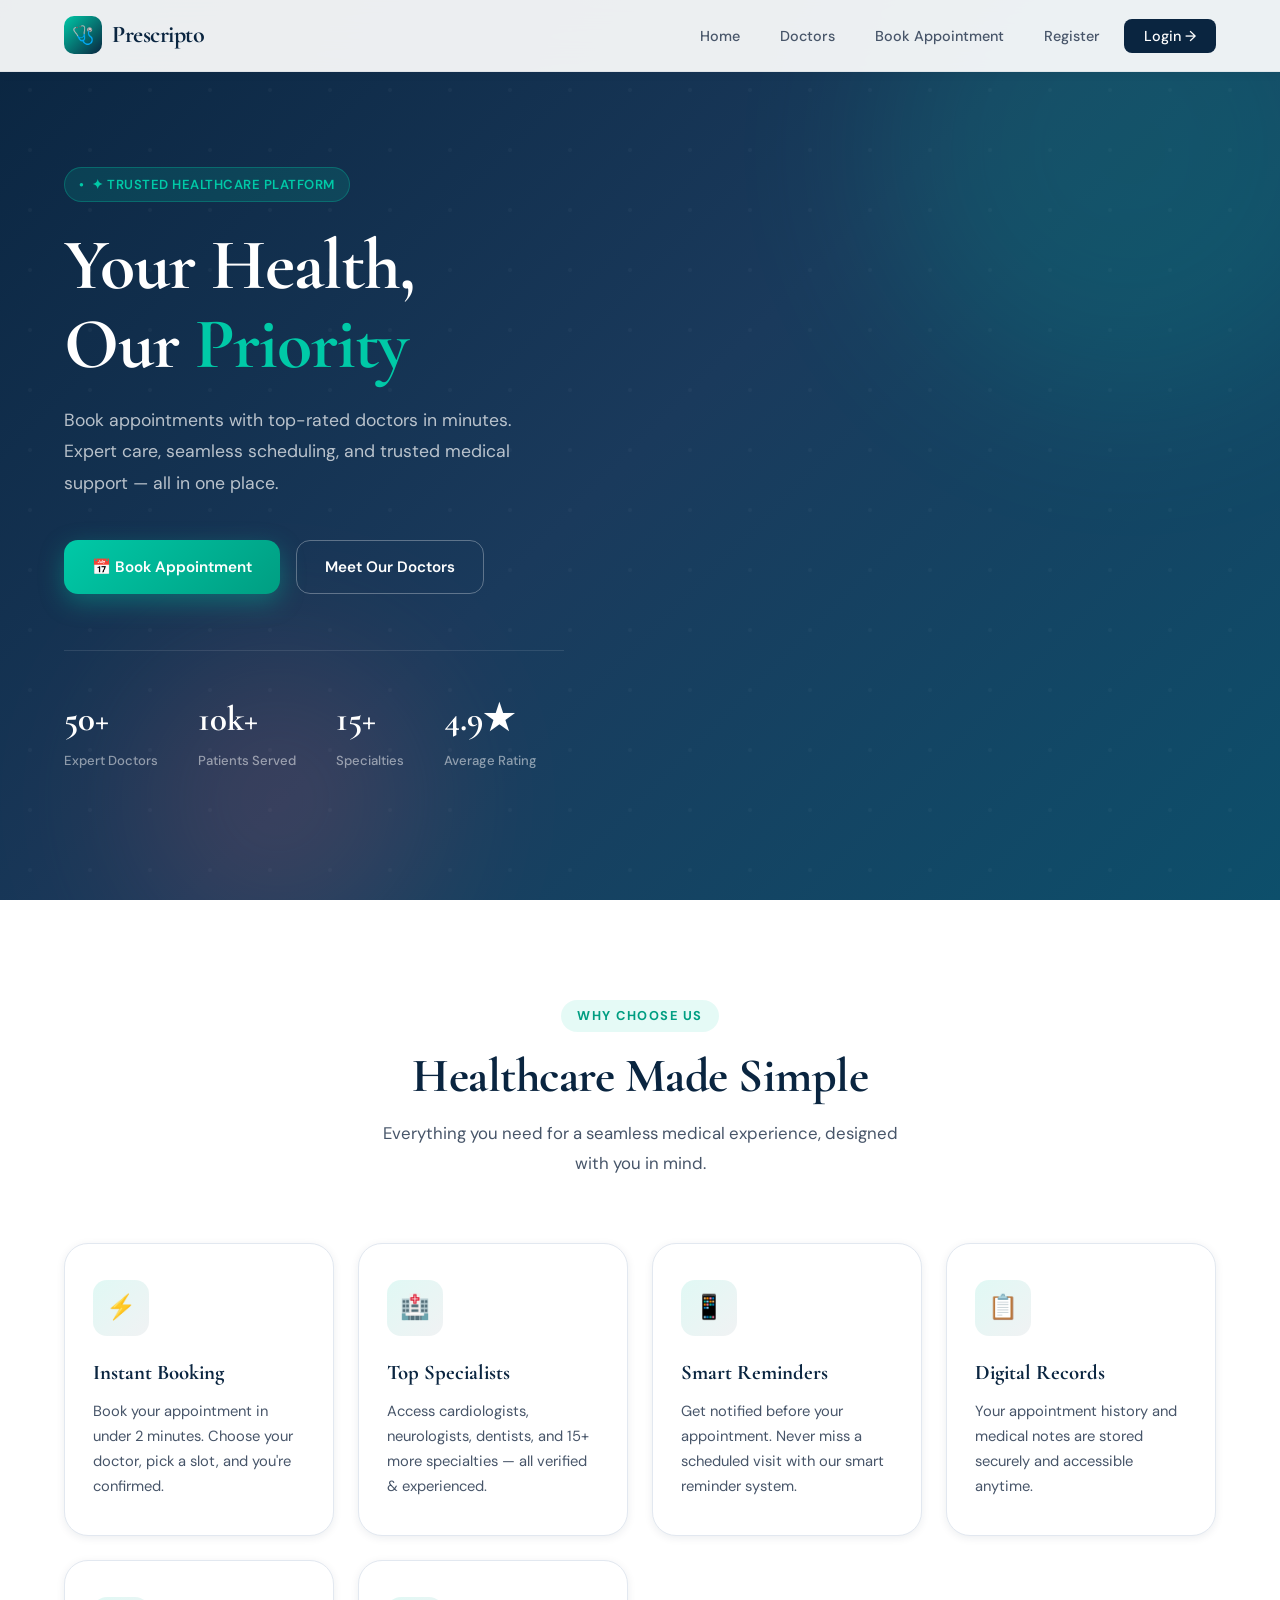
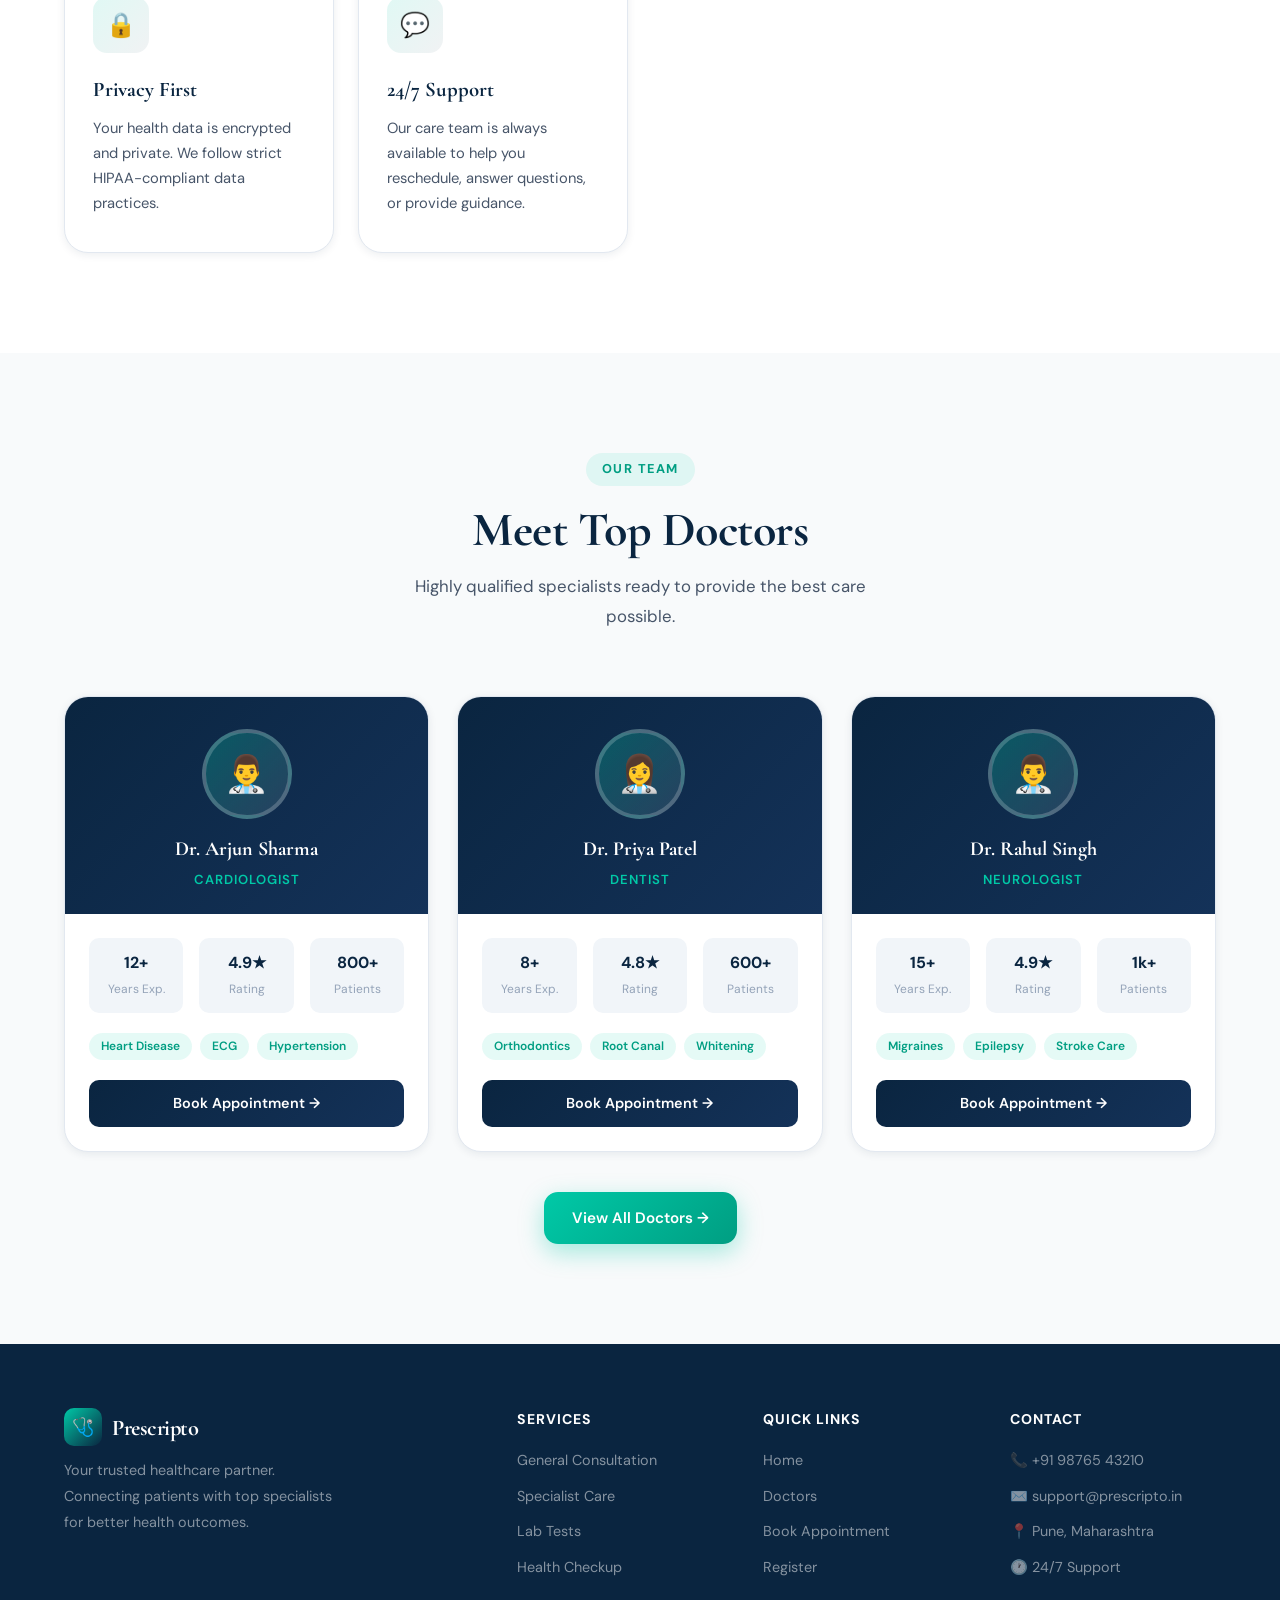
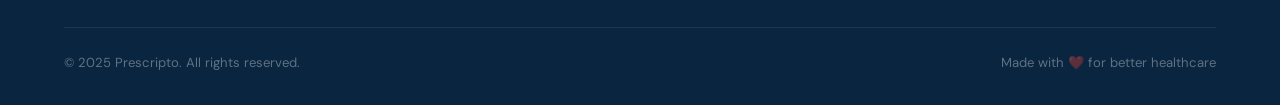
<file: templates/index.html>
<!DOCTYPE html>
<html lang="en">
<head>
<meta charset="UTF-8">
<meta name="viewport" content="width=device-width, initial-scale=1.0">
<title>Prescripto — Doctor Appointment System</title>
<link rel="stylesheet" href="/static/css/style.css">
</head>

<body>

<!-- NAVBAR -->
<nav class="navbar" id="navbar">
  <a href="/" class="nav-brand">
    <div class="logo-icon">🩺</div>
    <span>Prescripto</span>
  </a>
  <ul class="nav-links">
    <li><a href="/">Home</a></li>
    <li><a href="/doctors">Doctors</a></li>
    <li><a href="/appointment">Book Appointment</a></li>
    <li><a href="/register">Register</a></li>
    <li><a href="/login" class="btn-nav">Login →</a></li>
  </ul>
</nav>

<!-- HERO -->
<section class="hero">
  <div class="hero-blob hero-blob-1"></div>
  <div class="hero-blob hero-blob-2"></div>

  <div class="hero-content">
    <div class="hero-badge">✦ Trusted Healthcare Platform</div>
    <h1>Your Health,<br>Our <em>Priority</em></h1>
    <p>Book appointments with top-rated doctors in minutes. Expert care, seamless scheduling, and trusted medical support — all in one place.</p>
    <div class="hero-actions">
      <a href="/appointment" class="btn-primary">📅 Book Appointment</a>
      <a href="/doctors" class="btn-outline">Meet Our Doctors</a>
    </div>
    <div class="hero-stats">
      <div class="stat-item">
        <span class="stat-number">50+</span>
        <span class="stat-label">Expert Doctors</span>
      </div>
      <div class="stat-item">
        <span class="stat-number">10k+</span>
        <span class="stat-label">Patients Served</span>
      </div>
      <div class="stat-item">
        <span class="stat-number">15+</span>
        <span class="stat-label">Specialties</span>
      </div>
      <div class="stat-item">
        <span class="stat-number">4.9★</span>
        <span class="stat-label">Average Rating</span>
      </div>
    </div>
  </div>
</section>

<!-- FEATURES -->
<section class="section section-alt">
  <div class="section-header fade-up">
    <div class="section-tag">Why Choose Us</div>
    <h2>Healthcare Made Simple</h2>
    <p>Everything you need for a seamless medical experience, designed with you in mind.</p>
  </div>
  <div class="features-grid">
    <div class="feature-card fade-up">
      <div class="feature-icon">⚡</div>
      <h3>Instant Booking</h3>
      <p>Book your appointment in under 2 minutes. Choose your doctor, pick a slot, and you're confirmed.</p>
    </div>
    <div class="feature-card fade-up">
      <div class="feature-icon">🏥</div>
      <h3>Top Specialists</h3>
      <p>Access cardiologists, neurologists, dentists, and 15+ more specialties — all verified & experienced.</p>
    </div>
    <div class="feature-card fade-up">
      <div class="feature-icon">📱</div>
      <h3>Smart Reminders</h3>
      <p>Get notified before your appointment. Never miss a scheduled visit with our smart reminder system.</p>
    </div>
    <div class="feature-card fade-up">
      <div class="feature-icon">📋</div>
      <h3>Digital Records</h3>
      <p>Your appointment history and medical notes are stored securely and accessible anytime.</p>
    </div>
    <div class="feature-card fade-up">
      <div class="feature-icon">🔒</div>
      <h3>Privacy First</h3>
      <p>Your health data is encrypted and private. We follow strict HIPAA-compliant data practices.</p>
    </div>
    <div class="feature-card fade-up">
      <div class="feature-icon">💬</div>
      <h3>24/7 Support</h3>
      <p>Our care team is always available to help you reschedule, answer questions, or provide guidance.</p>
    </div>
  </div>
</section>

<!-- DOCTORS PREVIEW -->
<section class="section">
  <div class="section-header fade-up">
    <div class="section-tag">Our Team</div>
    <h2>Meet Top Doctors</h2>
    <p>Highly qualified specialists ready to provide the best care possible.</p>
  </div>

  <div class="doctors-grid">
    <div class="doctor-card fade-up">
      <div class="doctor-card-header">
        <div class="doctor-avatar">👨‍⚕️</div>
        <div class="doctor-name">Dr. Arjun Sharma</div>
        <div class="doctor-specialty">Cardiologist</div>
      </div>
      <div class="doctor-card-body">
        <div class="doctor-meta">
          <div class="meta-item">
            <span class="meta-value">12+</span>
            <span class="meta-label">Years Exp.</span>
          </div>
          <div class="meta-item">
            <span class="meta-value">4.9★</span>
            <span class="meta-label">Rating</span>
          </div>
          <div class="meta-item">
            <span class="meta-value">800+</span>
            <span class="meta-label">Patients</span>
          </div>
        </div>
        <div class="doctor-tags">
          <span class="tag">Heart Disease</span>
          <span class="tag">ECG</span>
          <span class="tag">Hypertension</span>
        </div>
        <a href="/appointment" class="btn-book">Book Appointment →</a>
      </div>
    </div>

    <div class="doctor-card fade-up">
      <div class="doctor-card-header">
        <div class="doctor-avatar">👩‍⚕️</div>
        <div class="doctor-name">Dr. Priya Patel</div>
        <div class="doctor-specialty">Dentist</div>
      </div>
      <div class="doctor-card-body">
        <div class="doctor-meta">
          <div class="meta-item">
            <span class="meta-value">8+</span>
            <span class="meta-label">Years Exp.</span>
          </div>
          <div class="meta-item">
            <span class="meta-value">4.8★</span>
            <span class="meta-label">Rating</span>
          </div>
          <div class="meta-item">
            <span class="meta-value">600+</span>
            <span class="meta-label">Patients</span>
          </div>
        </div>
        <div class="doctor-tags">
          <span class="tag">Orthodontics</span>
          <span class="tag">Root Canal</span>
          <span class="tag">Whitening</span>
        </div>
        <a href="/appointment" class="btn-book">Book Appointment →</a>
      </div>
    </div>

    <div class="doctor-card fade-up">
      <div class="doctor-card-header">
        <div class="doctor-avatar">👨‍⚕️</div>
        <div class="doctor-name">Dr. Rahul Singh</div>
        <div class="doctor-specialty">Neurologist</div>
      </div>
      <div class="doctor-card-body">
        <div class="doctor-meta">
          <div class="meta-item">
            <span class="meta-value">15+</span>
            <span class="meta-label">Years Exp.</span>
          </div>
          <div class="meta-item">
            <span class="meta-value">4.9★</span>
            <span class="meta-label">Rating</span>
          </div>
          <div class="meta-item">
            <span class="meta-value">1k+</span>
            <span class="meta-label">Patients</span>
          </div>
        </div>
        <div class="doctor-tags">
          <span class="tag">Migraines</span>
          <span class="tag">Epilepsy</span>
          <span class="tag">Stroke Care</span>
        </div>
        <a href="/appointment" class="btn-book">Book Appointment →</a>
      </div>
    </div>
  </div>

  <div style="text-align:center; margin-top:40px;">
    <a href="/doctors" class="btn-primary">View All Doctors →</a>
  </div>
</section>

<!-- FOOTER -->
<footer class="footer">
  <div class="footer-grid">
    <div class="footer-brand">
      <div class="nav-brand" style="margin-bottom:8px;">
        <div class="logo-icon">🩺</div>
        <span style="font-family:'Cormorant Garamond',serif;font-size:1.4rem;font-weight:700;color:white;">Prescripto</span>
      </div>
      <p>Your trusted healthcare partner. Connecting patients with top specialists for better health outcomes.</p>
    </div>
    <div class="footer-col">
      <h5>Services</h5>
      <ul>
        <li><a href="#">General Consultation</a></li>
        <li><a href="#">Specialist Care</a></li>
        <li><a href="#">Lab Tests</a></li>
        <li><a href="#">Health Checkup</a></li>
      </ul>
    </div>
    <div class="footer-col">
      <h5>Quick Links</h5>
      <ul>
        <li><a href="/">Home</a></li>
        <li><a href="/doctors">Doctors</a></li>
        <li><a href="/appointment">Book Appointment</a></li>
        <li><a href="/register">Register</a></li>
      </ul>
    </div>
    <div class="footer-col">
      <h5>Contact</h5>
      <ul>
        <li><a href="#">📞 +91 98765 43210</a></li>
        <li><a href="#">✉️ support@prescripto.in</a></li>
        <li><a href="#">📍 Pune, Maharashtra</a></li>
        <li><a href="#">🕐 24/7 Support</a></li>
      </ul>
    </div>
  </div>
  <div class="footer-bottom">
    <span>© 2025 Prescripto. All rights reserved.</span>
    <span>Made with ❤️ for better healthcare</span>
  </div>
</footer>

<!-- TOAST CONTAINER -->
<div class="toast-container" id="toastContainer"></div>

<script src="/static/js/script.js"></script>
</body>
</html>
</file>
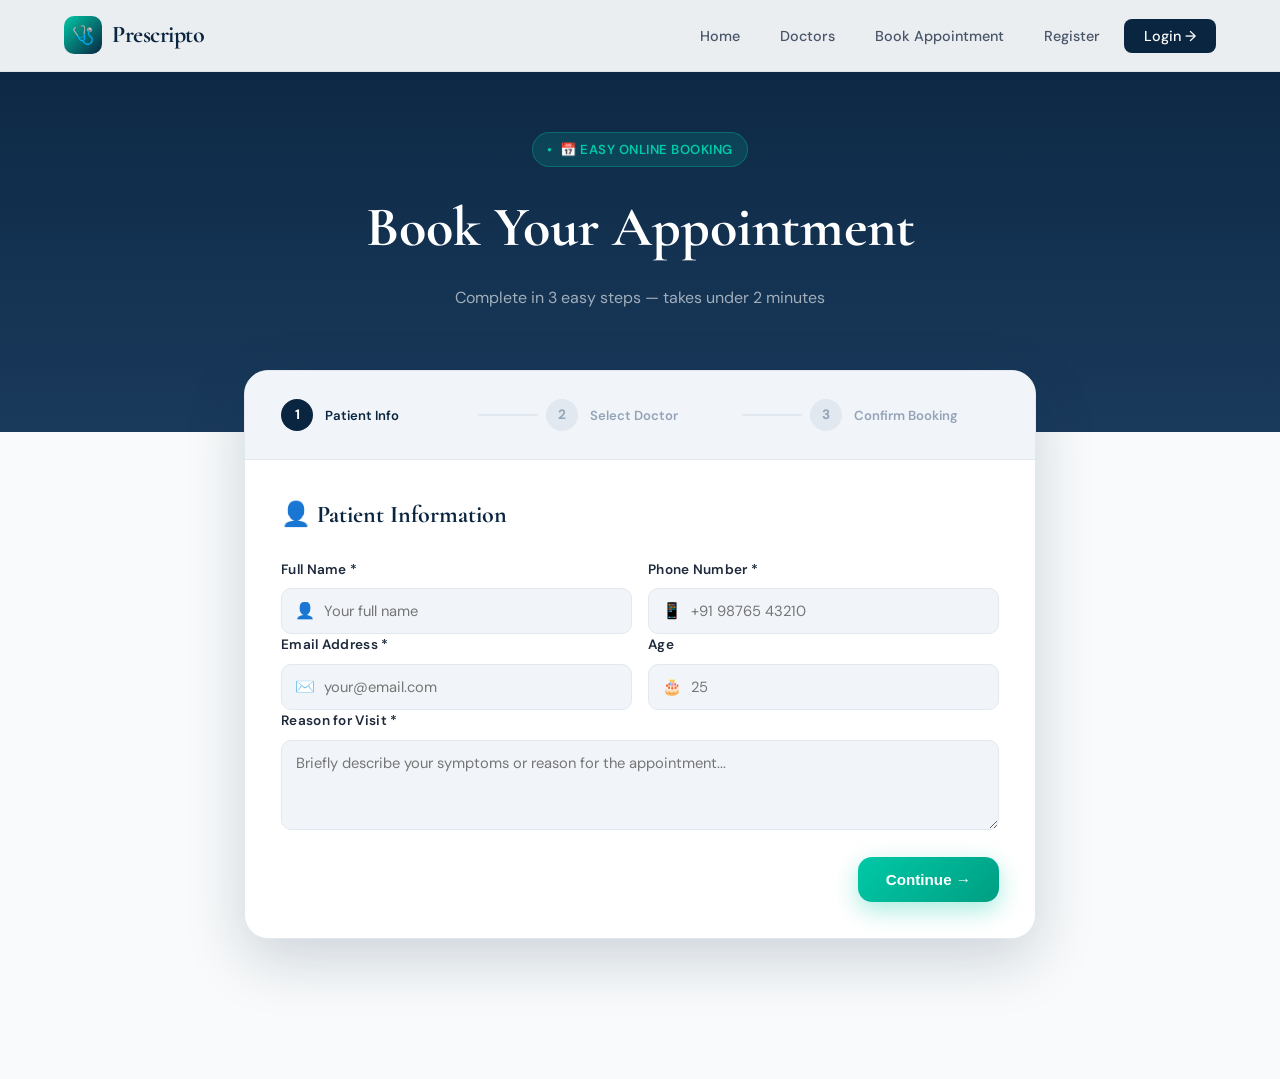
<file: templates/appointment.html>
<!DOCTYPE html>
<html lang="en">
<head>
<meta charset="UTF-8">
<meta name="viewport" content="width=device-width, initial-scale=1.0">
<title>Book Appointment — Prescripto</title>
<link rel="stylesheet" href="/static/css/style.css">
</head>
<body>

<div class="appointment-page">

  <!-- NAVBAR -->
  <nav class="navbar" id="navbar">
    <a href="/" class="nav-brand">
      <div class="logo-icon">🩺</div>
      <span>Prescripto</span>
    </a>
    <ul class="nav-links">
      <li><a href="/">Home</a></li>
      <li><a href="/doctors">Doctors</a></li>
      <li><a href="/appointment">Book Appointment</a></li>
      <li><a href="/register">Register</a></li>
      <li><a href="/login" class="btn-nav">Login →</a></li>
    </ul>
  </nav>

  <!-- PAGE HERO -->
  <div class="appointment-hero">
    <div class="hero-badge" style="display:inline-flex;margin-bottom:16px;">📅 Easy Online Booking</div>
    <h1>Book Your Appointment</h1>
    <p>Complete in 3 easy steps — takes under 2 minutes</p>
  </div>

  <!-- APPOINTMENT FORM CONTAINER -->
  <div class="appointment-container">
    <div class="appointment-card">

      <!-- STEPS HEADER -->
      <div class="steps-header">
        <div class="step-indicator">
          <div class="step-dot active" id="dot-1">1</div>
          <div>
            <div class="step-label active" id="label-1">Patient Info</div>
          </div>
        </div>
        <div class="step-connector" id="conn-1"></div>
        <div class="step-indicator">
          <div class="step-dot" id="dot-2">2</div>
          <div>
            <div class="step-label" id="label-2">Select Doctor</div>
          </div>
        </div>
        <div class="step-connector" id="conn-2"></div>
        <div class="step-indicator">
          <div class="step-dot" id="dot-3">3</div>
          <div>
            <div class="step-label" id="label-3">Confirm Booking</div>
          </div>
        </div>
      </div>

      <!-- STEP 1: Patient Info -->
      <div class="form-section" id="step-1">
        <h4>👤 Patient Information</h4>
        <div class="form-row">
          <div class="form-group">
            <label>Full Name *</label>
            <div class="input-wrap">
              <span class="input-icon">👤</span>
              <input type="text" id="patientName" placeholder="Your full name" required>
            </div>
          </div>
          <div class="form-group">
            <label>Phone Number *</label>
            <div class="input-wrap">
              <span class="input-icon">📱</span>
              <input type="tel" id="patientPhone" placeholder="+91 98765 43210" required>
            </div>
          </div>
        </div>

        <div class="form-row">
          <div class="form-group">
            <label>Email Address *</label>
            <div class="input-wrap">
              <span class="input-icon">✉️</span>
              <input type="email" id="patientEmail" placeholder="your@email.com" required>
            </div>
          </div>
          <div class="form-group">
            <label>Age</label>
            <div class="input-wrap">
              <span class="input-icon">🎂</span>
              <input type="number" id="patientAge" placeholder="25" min="1" max="120">
            </div>
          </div>
        </div>

        <div class="form-group">
          <label>Reason for Visit *</label>
          <div class="input-wrap">
            <textarea id="reason" placeholder="Briefly describe your symptoms or reason for the appointment..." style="padding:12px 14px;min-height:90px;" required></textarea>
          </div>
        </div>

        <div style="display:flex;justify-content:flex-end;margin-top:8px;">
          <button class="btn-primary" onclick="goToStep(2)" style="border:none;cursor:pointer;">
            Continue →
          </button>
        </div>
      </div>

      <!-- STEP 2: Select Doctor & Time -->
      <div class="form-section" id="step-2" style="display:none;">
        <h4>🩺 Select Doctor & Schedule</h4>

        <div class="form-row">
          <div class="form-group">
            <label>Specialty *</label>
            <div class="input-wrap">
              <span class="input-icon">🏥</span>
              <select id="specialty" onchange="updateDoctors()" required>
                <option value="" disabled selected>Choose Specialty</option>
                <option value="cardiology">❤️ Cardiology</option>
                <option value="dentist">🦷 Dentist</option>
                <option value="neurology">🧠 Neurology</option>
                <option value="dermatology">✨ Dermatology</option>
                <option value="pediatrics">👶 Pediatrics</option>
                <option value="orthopedic">🦴 Orthopedic</option>
                <option value="general">🩺 General Medicine</option>
              </select>
            </div>
          </div>
          <div class="form-group">
            <label>Select Doctor *</label>
            <div class="input-wrap">
              <span class="input-icon">👨‍⚕️</span>
              <select id="doctor" required>
                <option value="" disabled selected>Choose Specialty First</option>
              </select>
            </div>
          </div>
        </div>

        <div class="form-row">
          <div class="form-group">
            <label>Appointment Date *</label>
            <div class="input-wrap">
              <span class="input-icon">📅</span>
              <input type="date" id="apptDate" onchange="updateSlots()" required>
            </div>
          </div>
          <div class="form-group">
            <label>Appointment Type</label>
            <div class="input-wrap">
              <span class="input-icon">🏥</span>
              <select id="apptType">
                <option value="in-person">🏥 In-Person Visit</option>
                <option value="video">💻 Video Consultation</option>
                <option value="phone">📞 Phone Consultation</option>
              </select>
            </div>
          </div>
        </div>

        <div class="form-group">
          <label>Available Time Slots *</label>
          <div class="time-slots" id="timeSlots">
            <div style="color:var(--gray-400);font-size:0.88rem;padding:12px 0;">Please select a date to see available slots</div>
          </div>
        </div>

        <div style="display:flex;justify-content:space-between;margin-top:8px;">
          <button onclick="goToStep(1)" style="background:none;border:1.5px solid var(--gray-200);padding:12px 24px;border-radius:10px;font-family:'DM Sans',sans-serif;font-weight:600;cursor:pointer;color:var(--gray-600);">
            ← Back
          </button>
          <button class="btn-primary" onclick="goToStep(3)" style="border:none;cursor:pointer;">
            Continue →
          </button>
        </div>
      </div>

      <!-- STEP 3: Confirm -->
      <div class="form-section" id="step-3" style="display:none;">
        <h4>✅ Confirm Your Appointment</h4>

        <div class="summary-box">
          <div class="summary-row">
            <span class="label">Patient Name</span>
            <span class="value" id="sum-name">—</span>
          </div>
          <div class="summary-row">
            <span class="label">Phone</span>
            <span class="value" id="sum-phone">—</span>
          </div>
          <div class="summary-row">
            <span class="label">Email</span>
            <span class="value" id="sum-email">—</span>
          </div>
          <div class="summary-row">
            <span class="label">Doctor</span>
            <span class="value" id="sum-doctor">—</span>
          </div>
          <div class="summary-row">
            <span class="label">Specialty</span>
            <span class="value" id="sum-spec">—</span>
          </div>
          <div class="summary-row">
            <span class="label">Date & Time</span>
            <span class="value" id="sum-datetime">—</span>
          </div>
          <div class="summary-row">
            <span class="label">Type</span>
            <span class="value" id="sum-type">—</span>
          </div>
          <div class="summary-row">
            <span class="label">Reason</span>
            <span class="value" id="sum-reason">—</span>
          </div>
        </div>

        <!-- Consent -->
        <label style="display:flex;align-items:flex-start;gap:10px;cursor:pointer;margin-bottom:24px;">
          <input type="checkbox" id="consent" required style="width:16px;height:16px;margin-top:2px;accent-color:var(--teal);flex-shrink:0;">
          <span style="font-size:0.85rem;color:var(--gray-600);line-height:1.6;">
            I confirm the above details are correct. I agree to the 
            <a href="#" style="color:var(--teal-dark);font-weight:600;">cancellation policy</a> 
            and consent to the appointment.
          </span>
        </label>

        <div style="display:flex;justify-content:space-between;align-items:center;">
          <button onclick="goToStep(2)" style="background:none;border:1.5px solid var(--gray-200);padding:12px 24px;border-radius:10px;font-family:'DM Sans',sans-serif;font-weight:600;cursor:pointer;color:var(--gray-600);">
            ← Back
          </button>
          <button class="btn-primary" onclick="submitAppointment()" style="border:none;cursor:pointer;background:linear-gradient(135deg,var(--teal),var(--teal-dark));">
            🎉 Confirm Appointment
          </button>
        </div>
      </div>

      <!-- SUCCESS STATE -->
      <div class="form-section" id="step-success" style="display:none;text-align:center;padding:60px 36px;">
        <div style="font-size:5rem;margin-bottom:20px;animation:float 2s ease-in-out infinite;">✅</div>
        <h2 style="font-family:'Cormorant Garamond',serif;font-size:2rem;color:var(--navy);margin-bottom:12px;">Appointment Confirmed!</h2>
        <p style="color:var(--gray-600);max-width:400px;margin:0 auto 32px;line-height:1.8;">
          Your appointment has been successfully booked. You will receive a confirmation on your email and phone.
        </p>
        <div style="background:rgba(0,201,167,0.08);border:1px solid rgba(0,201,167,0.2);border-radius:14px;padding:20px;margin-bottom:32px;max-width:360px;margin-left:auto;margin-right:auto;">
          <div style="font-size:0.8rem;color:var(--gray-400);margin-bottom:8px;text-transform:uppercase;letter-spacing:1px;">Booking Reference</div>
          <div id="bookingRef" style="font-family:'Cormorant Garamond',serif;font-size:1.8rem;font-weight:700;color:var(--teal-dark);letter-spacing:2px;">PX-000000</div>
        </div>
        <div style="display:flex;gap:12px;justify-content:center;">
          <a href="/" class="btn-outline" style="color:var(--navy);border-color:var(--gray-200);">Go Home</a>
          <a href="/appointment" class="btn-primary">Book Another</a>
        </div>
      </div>

    </div>
  </div>
</div>

<div class="toast-container" id="toastContainer"></div>
<script src="/static/js/script.js"></script>
<script>
  const doctors = {
    cardiology: ['Dr. Arjun Sharma', 'Dr. Deepak Nair'],
    dentist: ['Dr. Priya Patel', 'Dr. Sonal Joshi'],
    neurology: ['Dr. Rahul Singh', 'Dr. Meena Krishnan'],
    dermatology: ['Dr. Ananya Gupta', 'Dr. Rohan Kapoor'],
    pediatrics: ['Dr. Vikram Mehta', 'Dr. Sunita Bhat'],
    orthopedic: ['Dr. Kavita Rao', 'Dr. Amit Desai'],
    general: ['Dr. Farhan Khan', 'Dr. Pooja Iyer'],
  };

  const slots = ['9:00 AM','9:30 AM','10:00 AM','10:30 AM','11:00 AM','11:30 AM','2:00 PM','2:30 PM','3:00 PM','3:30 PM','4:00 PM','4:30 PM'];
  let selectedSlot = '';
  let currentStep = 1;

  // Set min date to today
  const today = new Date().toISOString().split('T')[0];
  document.addEventListener('DOMContentLoaded', () => {
    document.getElementById('apptDate').min = today;
  });

  function goToStep(step) {
    if (step === 2) {
      const name = document.getElementById('patientName').value.trim();
      const phone = document.getElementById('patientPhone').value.trim();
      const email = document.getElementById('patientEmail').value.trim();
      if (!name || !phone || !email) {
        showToast('Please fill in all required fields', 'error');
        return;
      }
    }
    if (step === 3) {
      const doc = document.getElementById('doctor').value;
      const date = document.getElementById('apptDate').value;
      if (!doc || doc === '' || !date || !selectedSlot) {
        showToast('Please select a doctor, date, and time slot', 'error');
        return;
      }
      buildSummary();
    }

    document.querySelectorAll('[id^="step-"]').forEach(s => { if (!s.id.includes('success')) s.style.display = 'none'; });
    document.getElementById('step-' + step).style.display = 'block';
    currentStep = step;
    updateStepIndicator(step);
  }

  function updateStepIndicator(active) {
    for (let i = 1; i <= 3; i++) {
      const dot = document.getElementById('dot-' + i);
      const lbl = document.getElementById('label-' + i);
      if (i < active) { dot.className = 'step-dot done'; dot.textContent = '✓'; }
      else if (i === active) { dot.className = 'step-dot active'; dot.textContent = i; }
      else { dot.className = 'step-dot'; dot.textContent = i; }
      lbl.className = 'step-label' + (i === active ? ' active' : '');
    }
  }

  function updateDoctors() {
    const spec = document.getElementById('specialty').value;
    const sel = document.getElementById('doctor');
    sel.innerHTML = '<option value="" disabled selected>Select Doctor</option>';
    (doctors[spec] || []).forEach(d => {
      const opt = document.createElement('option');
      opt.value = d; opt.textContent = d;
      sel.appendChild(opt);
    });
  }

  function updateSlots() {
    const date = document.getElementById('apptDate').value;
    if (!date) return;
    selectedSlot = '';
    const container = document.getElementById('timeSlots');
    container.innerHTML = '';
    // Randomly mark some as unavailable
    const unavailable = [2, 5, 8];
    slots.forEach((slot, i) => {
      const div = document.createElement('div');
      div.className = 'time-slot' + (unavailable.includes(i) ? ' unavailable' : '');
      div.textContent = slot;
      if (!unavailable.includes(i)) {
        div.onclick = () => {
          document.querySelectorAll('.time-slot').forEach(s => s.classList.remove('selected'));
          div.classList.add('selected');
          selectedSlot = slot;
        };
      }
      container.appendChild(div);
    });
  }

  function buildSummary() {
    document.getElementById('sum-name').textContent = document.getElementById('patientName').value;
    document.getElementById('sum-phone').textContent = document.getElementById('patientPhone').value;
    document.getElementById('sum-email').textContent = document.getElementById('patientEmail').value;
    document.getElementById('sum-doctor').textContent = document.getElementById('doctor').value;
    const specSel = document.getElementById('specialty');
    document.getElementById('sum-spec').textContent = specSel.options[specSel.selectedIndex]?.text || '—';
    const dateVal = document.getElementById('apptDate').value;
    const dateFormatted = dateVal ? new Date(dateVal).toLocaleDateString('en-IN', {weekday:'long',year:'numeric',month:'long',day:'numeric'}) : '—';
    document.getElementById('sum-datetime').textContent = dateFormatted + ' at ' + selectedSlot;
    const typeSel = document.getElementById('apptType');
    document.getElementById('sum-type').textContent = typeSel.options[typeSel.selectedIndex]?.text || '—';
    document.getElementById('sum-reason').textContent = document.getElementById('reason').value || '—';
  }

  function submitAppointment() {
    if (!document.getElementById('consent').checked) {
      showToast('Please confirm your consent to proceed', 'error');
      return;
    }
    const ref = 'PX-' + Math.floor(100000 + Math.random() * 900000);
    document.getElementById('bookingRef').textContent = ref;
    document.querySelectorAll('[id^="step-"]').forEach(s => s.style.display = 'none');
    document.getElementById('step-success').style.display = 'block';
    showToast('🎉 Appointment booked successfully!', 'success');
  }
</script>
</body>
</html>
</file>
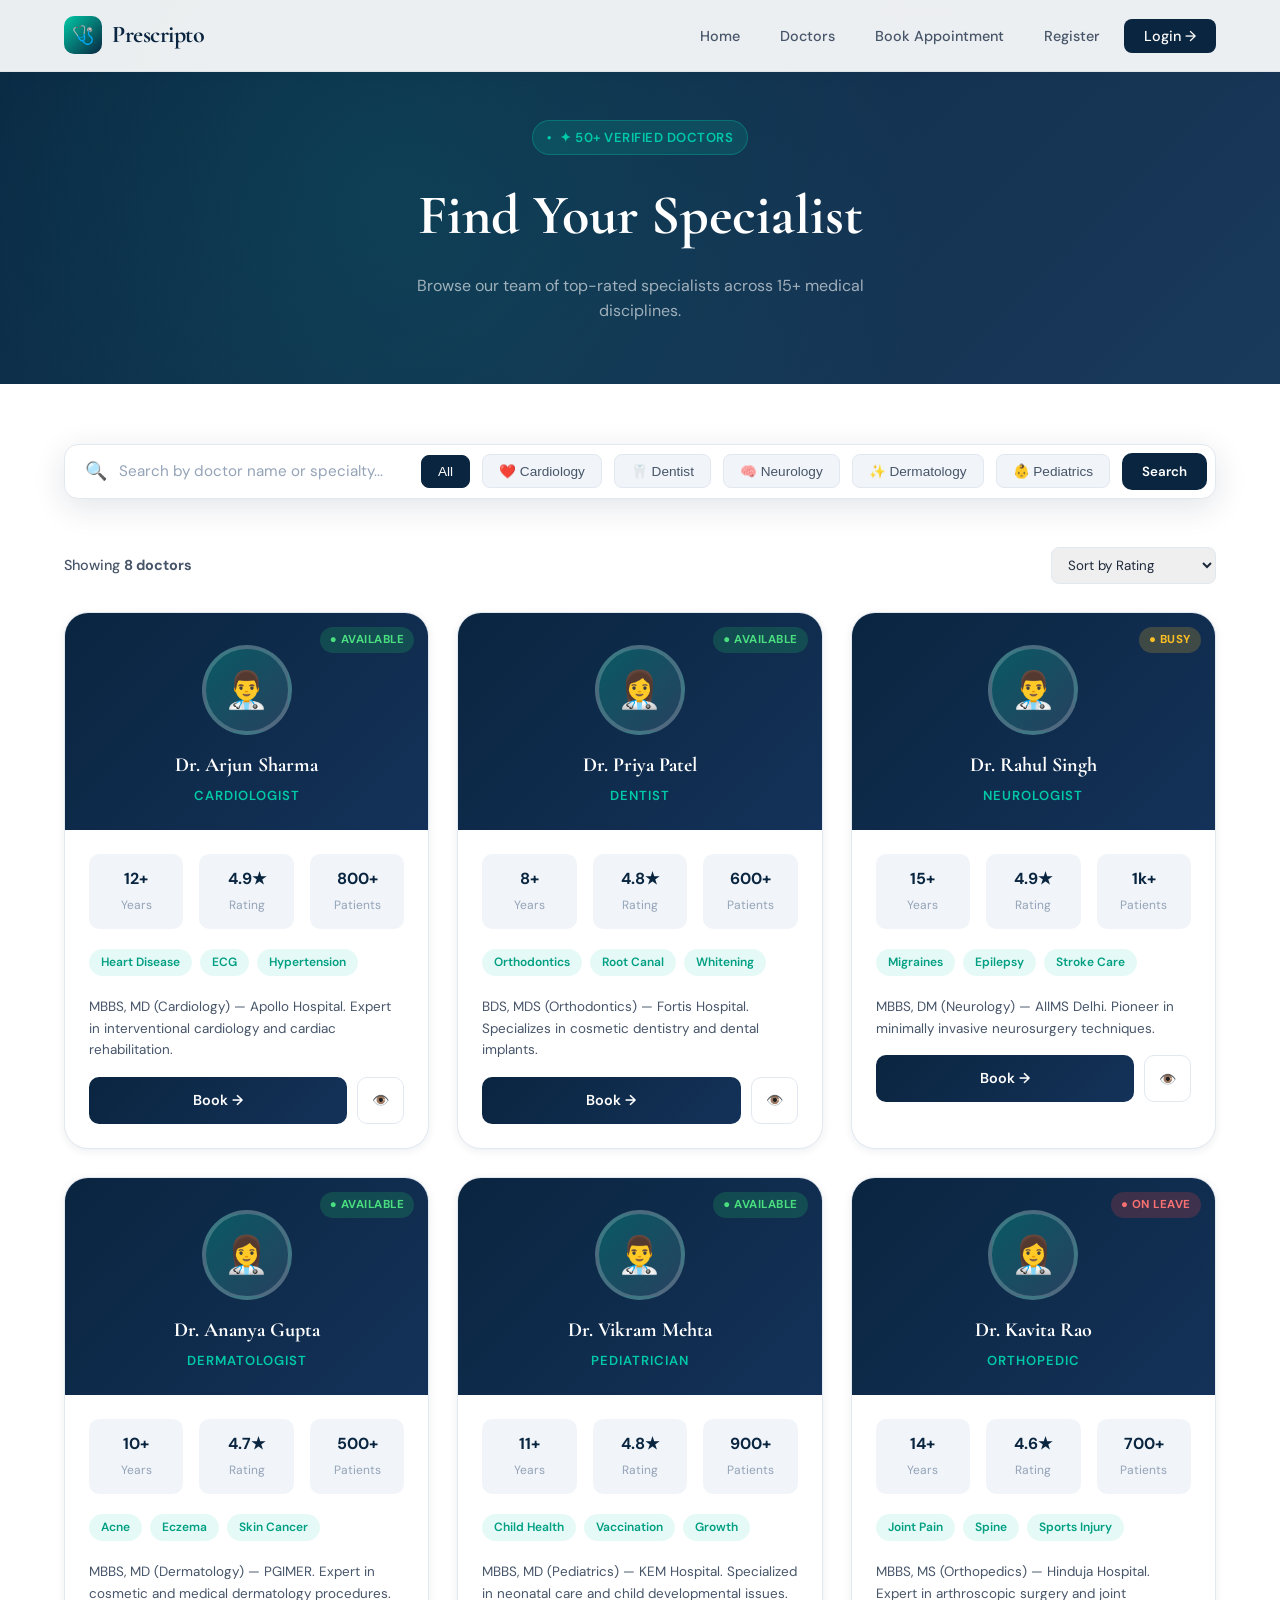
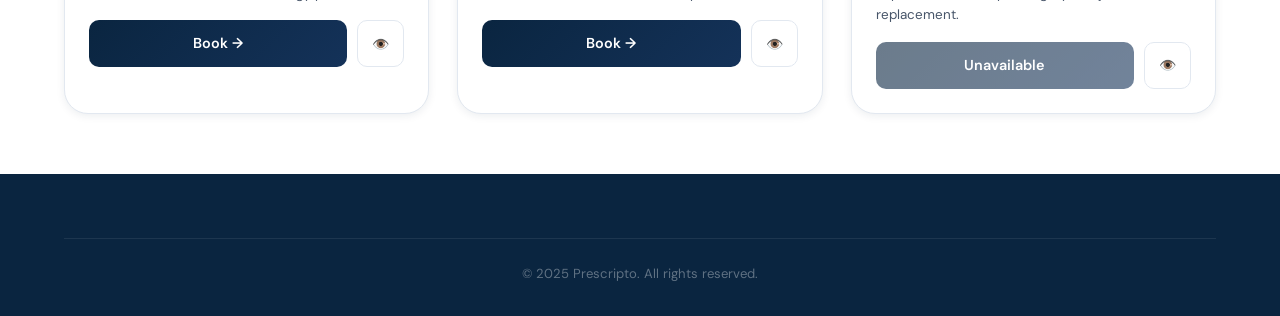
<file: templates/doctors.html>
<!DOCTYPE html>
<html lang="en">
<head>
<meta charset="UTF-8">
<meta name="viewport" content="width=device-width, initial-scale=1.0">
<title>Our Doctors — Prescripto</title>
<link rel="stylesheet" href="/static/css/style.css">
</head>
<body>

<!-- NAVBAR -->
<nav class="navbar" id="navbar">
  <a href="/" class="nav-brand">
    <div class="logo-icon">🩺</div>
    <span>Prescripto</span>
  </a>
  <ul class="nav-links">
    <li><a href="/">Home</a></li>
    <li><a href="/doctors">Doctors</a></li>
    <li><a href="/appointment">Book Appointment</a></li>
    <li><a href="/register">Register</a></li>
    <li><a href="/login" class="btn-nav">Login →</a></li>
  </ul>
</nav>

<!-- PAGE HEADER -->
<div style="padding: 120px 5% 60px; background: linear-gradient(135deg, var(--navy) 0%, #1a3a5c 100%); text-align: center; position: relative; overflow: hidden;">
  <div style="position:absolute;inset:0;background:radial-gradient(circle at 30% 50%, rgba(0,201,167,0.12) 0%, transparent 60%);"></div>
  <div style="position:relative;z-index:2;">
    <div class="hero-badge" style="display:inline-flex;margin-bottom:16px;">✦ 50+ Verified Doctors</div>
    <h1 style="font-family:'Cormorant Garamond',serif;font-size:clamp(2rem,5vw,3.5rem);color:white;font-weight:700;margin-bottom:12px;">Find Your Specialist</h1>
    <p style="color:rgba(255,255,255,0.6);font-size:1rem;max-width:480px;margin:0 auto;">Browse our team of top-rated specialists across 15+ medical disciplines.</p>
  </div>
</div>

<!-- SEARCH & FILTER -->
<div class="section section-alt" style="padding-top: 60px; padding-bottom: 60px;">

  <div class="search-bar">
    <span style="font-size:18px;">🔍</span>
    <input type="text" placeholder="Search by doctor name or specialty..." id="searchInput" oninput="filterDoctors()">
    <button class="filter-chip active" onclick="filterBySpec('all', this)">All</button>
    <button class="filter-chip" onclick="filterBySpec('cardiologist', this)">❤️ Cardiology</button>
    <button class="filter-chip" onclick="filterBySpec('dentist', this)">🦷 Dentist</button>
    <button class="filter-chip" onclick="filterBySpec('neurologist', this)">🧠 Neurology</button>
    <button class="filter-chip" onclick="filterBySpec('dermatologist', this)">✨ Dermatology</button>
    <button class="filter-chip" onclick="filterBySpec('pediatrician', this)">👶 Pediatrics</button>
    <button class="search-btn" onclick="filterDoctors()">Search</button>
  </div>

  <!-- Sort + Count -->
  <div style="display:flex;justify-content:space-between;align-items:center;margin-bottom:28px;">
    <div id="resultCount" style="color:var(--gray-600);font-size:0.9rem;font-weight:500;">Showing <strong>8 doctors</strong></div>
    <select onchange="sortDoctors(this.value)"
      style="border:1.5px solid var(--gray-200);border-radius:8px;padding:8px 12px;font-family:'DM Sans',sans-serif;color:var(--gray-700);outline:none;cursor:pointer;">
      <option value="rating">Sort by Rating</option>
      <option value="experience">Sort by Experience</option>
      <option value="name">Sort by Name</option>
    </select>
  </div>

  <!-- DOCTORS GRID -->
  <div class="doctors-grid" id="doctorsGrid">

    <div class="doctor-card fade-up" data-spec="cardiologist" data-name="Dr. Arjun Sharma">
      <div class="doctor-card-header">
        <div style="position:absolute;top:14px;right:14px;background:rgba(34,197,94,0.2);color:#4ade80;font-size:0.72rem;font-weight:700;padding:4px 10px;border-radius:20px;letter-spacing:0.5px;">● AVAILABLE</div>
        <div class="doctor-avatar">👨‍⚕️</div>
        <div class="doctor-name">Dr. Arjun Sharma</div>
        <div class="doctor-specialty">Cardiologist</div>
      </div>
      <div class="doctor-card-body">
        <div class="doctor-meta">
          <div class="meta-item"><span class="meta-value">12+</span><span class="meta-label">Years</span></div>
          <div class="meta-item"><span class="meta-value">4.9★</span><span class="meta-label">Rating</span></div>
          <div class="meta-item"><span class="meta-value">800+</span><span class="meta-label">Patients</span></div>
        </div>
        <div class="doctor-tags">
          <span class="tag">Heart Disease</span><span class="tag">ECG</span><span class="tag">Hypertension</span>
        </div>
        <p style="font-size:0.84rem;color:var(--gray-600);line-height:1.6;margin-bottom:16px;">MBBS, MD (Cardiology) — Apollo Hospital. Expert in interventional cardiology and cardiac rehabilitation.</p>
        <div style="display:flex;gap:10px;">
          <a href="/appointment" class="btn-book" style="flex:1;">Book →</a>
          <button onclick="showProfile('Dr. Arjun Sharma')" style="padding:10px 14px;border:1.5px solid var(--gray-200);border-radius:10px;background:white;cursor:pointer;font-size:14px;">👁️</button>
        </div>
      </div>
    </div>

    <div class="doctor-card fade-up" data-spec="dentist" data-name="Dr. Priya Patel">
      <div class="doctor-card-header">
        <div style="position:absolute;top:14px;right:14px;background:rgba(34,197,94,0.2);color:#4ade80;font-size:0.72rem;font-weight:700;padding:4px 10px;border-radius:20px;letter-spacing:0.5px;">● AVAILABLE</div>
        <div class="doctor-avatar">👩‍⚕️</div>
        <div class="doctor-name">Dr. Priya Patel</div>
        <div class="doctor-specialty">Dentist</div>
      </div>
      <div class="doctor-card-body">
        <div class="doctor-meta">
          <div class="meta-item"><span class="meta-value">8+</span><span class="meta-label">Years</span></div>
          <div class="meta-item"><span class="meta-value">4.8★</span><span class="meta-label">Rating</span></div>
          <div class="meta-item"><span class="meta-value">600+</span><span class="meta-label">Patients</span></div>
        </div>
        <div class="doctor-tags"><span class="tag">Orthodontics</span><span class="tag">Root Canal</span><span class="tag">Whitening</span></div>
        <p style="font-size:0.84rem;color:var(--gray-600);line-height:1.6;margin-bottom:16px;">BDS, MDS (Orthodontics) — Fortis Hospital. Specializes in cosmetic dentistry and dental implants.</p>
        <div style="display:flex;gap:10px;">
          <a href="/appointment" class="btn-book" style="flex:1;">Book →</a>
          <button onclick="showProfile('Dr. Priya Patel')" style="padding:10px 14px;border:1.5px solid var(--gray-200);border-radius:10px;background:white;cursor:pointer;font-size:14px;">👁️</button>
        </div>
      </div>
    </div>

    <div class="doctor-card fade-up" data-spec="neurologist" data-name="Dr. Rahul Singh">
      <div class="doctor-card-header">
        <div style="position:absolute;top:14px;right:14px;background:rgba(251,191,36,0.2);color:#fbbf24;font-size:0.72rem;font-weight:700;padding:4px 10px;border-radius:20px;letter-spacing:0.5px;">● BUSY</div>
        <div class="doctor-avatar">👨‍⚕️</div>
        <div class="doctor-name">Dr. Rahul Singh</div>
        <div class="doctor-specialty">Neurologist</div>
      </div>
      <div class="doctor-card-body">
        <div class="doctor-meta">
          <div class="meta-item"><span class="meta-value">15+</span><span class="meta-label">Years</span></div>
          <div class="meta-item"><span class="meta-value">4.9★</span><span class="meta-label">Rating</span></div>
          <div class="meta-item"><span class="meta-value">1k+</span><span class="meta-label">Patients</span></div>
        </div>
        <div class="doctor-tags"><span class="tag">Migraines</span><span class="tag">Epilepsy</span><span class="tag">Stroke Care</span></div>
        <p style="font-size:0.84rem;color:var(--gray-600);line-height:1.6;margin-bottom:16px;">MBBS, DM (Neurology) — AIIMS Delhi. Pioneer in minimally invasive neurosurgery techniques.</p>
        <div style="display:flex;gap:10px;">
          <a href="/appointment" class="btn-book" style="flex:1;">Book →</a>
          <button onclick="showProfile('Dr. Rahul Singh')" style="padding:10px 14px;border:1.5px solid var(--gray-200);border-radius:10px;background:white;cursor:pointer;font-size:14px;">👁️</button>
        </div>
      </div>
    </div>

    <div class="doctor-card fade-up" data-spec="dermatologist" data-name="Dr. Ananya Gupta">
      <div class="doctor-card-header">
        <div style="position:absolute;top:14px;right:14px;background:rgba(34,197,94,0.2);color:#4ade80;font-size:0.72rem;font-weight:700;padding:4px 10px;border-radius:20px;letter-spacing:0.5px;">● AVAILABLE</div>
        <div class="doctor-avatar">👩‍⚕️</div>
        <div class="doctor-name">Dr. Ananya Gupta</div>
        <div class="doctor-specialty">Dermatologist</div>
      </div>
      <div class="doctor-card-body">
        <div class="doctor-meta">
          <div class="meta-item"><span class="meta-value">10+</span><span class="meta-label">Years</span></div>
          <div class="meta-item"><span class="meta-value">4.7★</span><span class="meta-label">Rating</span></div>
          <div class="meta-item"><span class="meta-value">500+</span><span class="meta-label">Patients</span></div>
        </div>
        <div class="doctor-tags"><span class="tag">Acne</span><span class="tag">Eczema</span><span class="tag">Skin Cancer</span></div>
        <p style="font-size:0.84rem;color:var(--gray-600);line-height:1.6;margin-bottom:16px;">MBBS, MD (Dermatology) — PGIMER. Expert in cosmetic and medical dermatology procedures.</p>
        <div style="display:flex;gap:10px;">
          <a href="/appointment" class="btn-book" style="flex:1;">Book →</a>
          <button onclick="showProfile('Dr. Ananya Gupta')" style="padding:10px 14px;border:1.5px solid var(--gray-200);border-radius:10px;background:white;cursor:pointer;font-size:14px;">👁️</button>
        </div>
      </div>
    </div>

    <div class="doctor-card fade-up" data-spec="pediatrician" data-name="Dr. Vikram Mehta">
      <div class="doctor-card-header">
        <div style="position:absolute;top:14px;right:14px;background:rgba(34,197,94,0.2);color:#4ade80;font-size:0.72rem;font-weight:700;padding:4px 10px;border-radius:20px;letter-spacing:0.5px;">● AVAILABLE</div>
        <div class="doctor-avatar">👨‍⚕️</div>
        <div class="doctor-name">Dr. Vikram Mehta</div>
        <div class="doctor-specialty">Pediatrician</div>
      </div>
      <div class="doctor-card-body">
        <div class="doctor-meta">
          <div class="meta-item"><span class="meta-value">11+</span><span class="meta-label">Years</span></div>
          <div class="meta-item"><span class="meta-value">4.8★</span><span class="meta-label">Rating</span></div>
          <div class="meta-item"><span class="meta-value">900+</span><span class="meta-label">Patients</span></div>
        </div>
        <div class="doctor-tags"><span class="tag">Child Health</span><span class="tag">Vaccination</span><span class="tag">Growth</span></div>
        <p style="font-size:0.84rem;color:var(--gray-600);line-height:1.6;margin-bottom:16px;">MBBS, MD (Pediatrics) — KEM Hospital. Specialized in neonatal care and child developmental issues.</p>
        <div style="display:flex;gap:10px;">
          <a href="/appointment" class="btn-book" style="flex:1;">Book →</a>
          <button onclick="showProfile('Dr. Vikram Mehta')" style="padding:10px 14px;border:1.5px solid var(--gray-200);border-radius:10px;background:white;cursor:pointer;font-size:14px;">👁️</button>
        </div>
      </div>
    </div>

    <div class="doctor-card fade-up" data-spec="orthopedic" data-name="Dr. Kavita Rao">
      <div class="doctor-card-header">
        <div style="position:absolute;top:14px;right:14px;background:rgba(239,68,68,0.2);color:#f87171;font-size:0.72rem;font-weight:700;padding:4px 10px;border-radius:20px;letter-spacing:0.5px;">● ON LEAVE</div>
        <div class="doctor-avatar">👩‍⚕️</div>
        <div class="doctor-name">Dr. Kavita Rao</div>
        <div class="doctor-specialty">Orthopedic</div>
      </div>
      <div class="doctor-card-body">
        <div class="doctor-meta">
          <div class="meta-item"><span class="meta-value">14+</span><span class="meta-label">Years</span></div>
          <div class="meta-item"><span class="meta-value">4.6★</span><span class="meta-label">Rating</span></div>
          <div class="meta-item"><span class="meta-value">700+</span><span class="meta-label">Patients</span></div>
        </div>
        <div class="doctor-tags"><span class="tag">Joint Pain</span><span class="tag">Spine</span><span class="tag">Sports Injury</span></div>
        <p style="font-size:0.84rem;color:var(--gray-600);line-height:1.6;margin-bottom:16px;">MBBS, MS (Orthopedics) — Hinduja Hospital. Expert in arthroscopic surgery and joint replacement.</p>
        <div style="display:flex;gap:10px;">
          <a href="/appointment" class="btn-book" style="flex:1;opacity:0.6;pointer-events:none;">Unavailable</a>
          <button onclick="showProfile('Dr. Kavita Rao')" style="padding:10px 14px;border:1.5px solid var(--gray-200);border-radius:10px;background:white;cursor:pointer;font-size:14px;">👁️</button>
        </div>
      </div>
    </div>

  </div>

  <!-- No results message -->
  <div id="noResults" style="display:none;text-align:center;padding:60px 0;color:var(--gray-400);">
    <div style="font-size:3rem;margin-bottom:12px;">🔍</div>
    <div style="font-size:1.1rem;font-weight:600;margin-bottom:8px;color:var(--gray-600);">No doctors found</div>
    <div style="font-size:0.9rem;">Try a different search term or filter</div>
  </div>

</div>

<!-- FOOTER -->
<footer class="footer">
  <div class="footer-bottom" style="justify-content:center;">
    <span>© 2025 Prescripto. All rights reserved.</span>
  </div>
</footer>

<div class="toast-container" id="toastContainer"></div>
<script src="/static/js/script.js"></script>
<script>
  let activeSpec = 'all';

  function filterBySpec(spec, btn) {
    activeSpec = spec;
    document.querySelectorAll('.filter-chip').forEach(c => c.classList.remove('active'));
    btn.classList.add('active');
    filterDoctors();
  }

  function filterDoctors() {
    const q = document.getElementById('searchInput').value.toLowerCase();
    const cards = document.querySelectorAll('#doctorsGrid .doctor-card');
    let visible = 0;
    cards.forEach(card => {
      const name = card.dataset.name.toLowerCase();
      const spec = card.dataset.spec;
      const matchSpec = activeSpec === 'all' || spec === activeSpec;
      const matchSearch = !q || name.includes(q) || spec.includes(q);
      card.style.display = matchSpec && matchSearch ? '' : 'none';
      if (matchSpec && matchSearch) visible++;
    });
    document.getElementById('resultCount').innerHTML = `Showing <strong>${visible} doctor${visible !== 1 ? 's' : ''}</strong>`;
    document.getElementById('noResults').style.display = visible === 0 ? 'block' : 'none';
  }

  function showProfile(name) {
    showToast(`Viewing profile for ${name}`, 'success');
  }
</script>
</body>
</html>
</file>
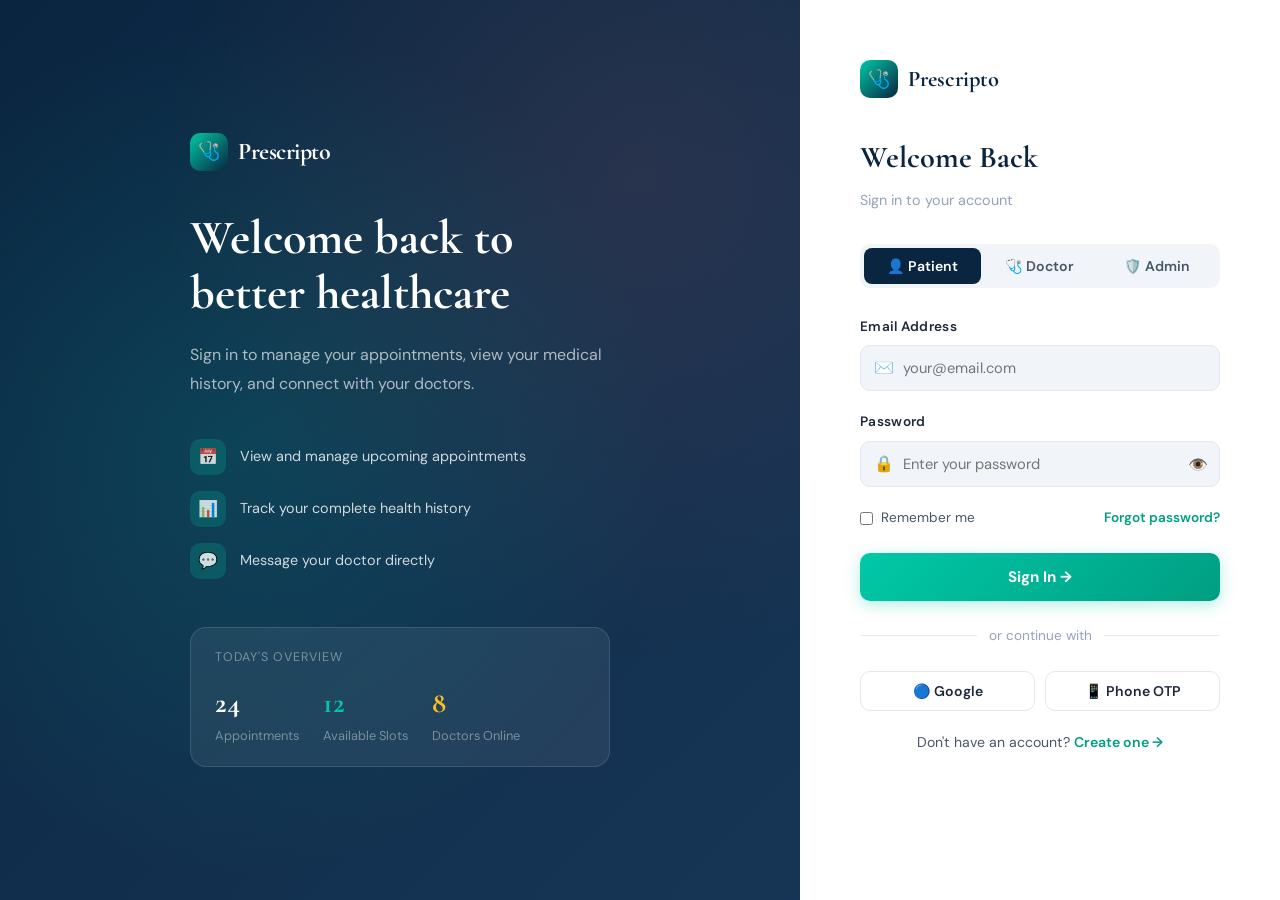
<file: templates/login.html>
<!DOCTYPE html>
<html lang="en">
<head>
<meta charset="UTF-8">
<meta name="viewport" content="width=device-width, initial-scale=1.0">
<title>Login — Prescripto</title>
<link rel="stylesheet" href="/static/css/style.css">
</head>
<body>

<div class="auth-page">

  <!-- LEFT PANEL -->
  <div class="auth-left">
    <div class="auth-left-content">
      <a href="/" class="nav-brand" style="margin-bottom:40px;display:flex;align-items:center;gap:10px;text-decoration:none;">
        <div class="logo-icon">🩺</div>
        <span style="font-family:'Cormorant Garamond',serif;font-size:1.5rem;font-weight:700;color:white;">Prescripto</span>
      </a>
      <h2>Welcome back to better healthcare</h2>
      <p>Sign in to manage your appointments, view your medical history, and connect with your doctors.</p>

      <div class="auth-features" style="margin-top:40px;">
        <div class="auth-feature-item">
          <div class="auth-feature-icon">📅</div>
          <span>View and manage upcoming appointments</span>
        </div>
        <div class="auth-feature-item">
          <div class="auth-feature-icon">📊</div>
          <span>Track your complete health history</span>
        </div>
        <div class="auth-feature-item">
          <div class="auth-feature-icon">💬</div>
          <span>Message your doctor directly</span>
        </div>
      </div>

      <!-- Decorative stats card -->
      <div style="margin-top:48px; background:rgba(255,255,255,0.07); border:1px solid rgba(255,255,255,0.12); border-radius:16px; padding:20px 24px;">
        <div style="font-size:0.78rem;color:rgba(255,255,255,0.4);text-transform:uppercase;letter-spacing:1px;margin-bottom:12px;">Today's Overview</div>
        <div style="display:flex;gap:24px;">
          <div>
            <div style="font-family:'Cormorant Garamond',serif;font-size:1.8rem;font-weight:700;color:white;">24</div>
            <div style="font-size:0.8rem;color:rgba(255,255,255,0.4);">Appointments</div>
          </div>
          <div>
            <div style="font-family:'Cormorant Garamond',serif;font-size:1.8rem;font-weight:700;color:var(--teal);">12</div>
            <div style="font-size:0.8rem;color:rgba(255,255,255,0.4);">Available Slots</div>
          </div>
          <div>
            <div style="font-family:'Cormorant Garamond',serif;font-size:1.8rem;font-weight:700;color:#fbbf24;">8</div>
            <div style="font-size:0.8rem;color:rgba(255,255,255,0.4);">Doctors Online</div>
          </div>
        </div>
      </div>
    </div>
  </div>

  <!-- RIGHT PANEL -->
  <div class="auth-right">
    <div class="auth-form-wrap">
      <div class="form-logo">
        <div class="logo-icon">🩺</div>
        <span>Prescripto</span>
      </div>

      <h3>Welcome Back</h3>
      <p class="subtitle">Sign in to your account</p>

      <!-- Role Toggle -->
      <div style="display:flex;background:var(--gray-100);border-radius:10px;padding:4px;margin-bottom:28px;">
        <button onclick="setRole('patient')" id="role-patient"
          style="flex:1;padding:9px;border:none;border-radius:8px;font-family:'DM Sans',sans-serif;font-weight:600;font-size:0.88rem;cursor:pointer;transition:all 0.2s;background:var(--navy);color:white;">
          👤 Patient
        </button>
        <button onclick="setRole('doctor')" id="role-doctor"
          style="flex:1;padding:9px;border:none;border-radius:8px;font-family:'DM Sans',sans-serif;font-weight:600;font-size:0.88rem;cursor:pointer;transition:all 0.2s;background:transparent;color:var(--gray-600);">
          🩺 Doctor
        </button>
        <button onclick="setRole('admin')" id="role-admin"
          style="flex:1;padding:9px;border:none;border-radius:8px;font-family:'DM Sans',sans-serif;font-weight:600;font-size:0.88rem;cursor:pointer;transition:all 0.2s;background:transparent;color:var(--gray-600);">
          🛡️ Admin
        </button>
      </div>

      <form method="POST" action="/login" id="loginForm">
        <input type="hidden" name="role" id="roleInput" value="patient">

        <div class="form-group">
          <label>Email Address</label>
          <div class="input-wrap">
            <span class="input-icon">✉️</span>
            <input type="email" name="email" placeholder="your@email.com" required>
          </div>
        </div>

        <div class="form-group">
          <label>Password</label>
          <div class="input-wrap">
            <span class="input-icon">🔒</span>
            <input type="password" name="password" id="pw" placeholder="Enter your password" required>
            <button type="button" onclick="togglePw()"
              style="position:absolute;right:12px;top:50%;transform:translateY(-50%);background:none;border:none;cursor:pointer;font-size:16px;" id="pwToggle">👁️</button>
          </div>
        </div>

        <div style="display:flex;justify-content:space-between;align-items:center;margin-bottom:24px;">
          <label style="display:flex;align-items:center;gap:8px;font-size:0.85rem;color:var(--gray-600);cursor:pointer;">
            <input type="checkbox" name="remember" style="accent-color:var(--teal);">
            Remember me
          </label>
          <a href="#" style="font-size:0.85rem;color:var(--teal-dark);font-weight:600;text-decoration:none;">Forgot password?</a>
        </div>

        <button type="submit" class="btn-submit">Sign In →</button>

        <div class="form-divider">or continue with</div>

        <div style="display:grid;grid-template-columns:1fr 1fr;gap:10px;">
          <button type="button" onclick="showToast('Google login coming soon!', 'success')"
            style="padding:10px;border:1.5px solid var(--gray-200);border-radius:10px;background:white;font-family:'DM Sans',sans-serif;font-size:0.88rem;font-weight:600;color:var(--gray-700);cursor:pointer;transition:all 0.2s;display:flex;align-items:center;justify-content:center;gap:8px;">
            🔵 Google
          </button>
          <button type="button" onclick="showToast('Phone login coming soon!', 'success')"
            style="padding:10px;border:1.5px solid var(--gray-200);border-radius:10px;background:white;font-family:'DM Sans',sans-serif;font-size:0.88rem;font-weight:600;color:var(--gray-700);cursor:pointer;transition:all 0.2s;display:flex;align-items:center;justify-content:center;gap:8px;">
            📱 Phone OTP
          </button>
        </div>
      </form>

      <div class="form-footer" style="margin-top:20px;">
        Don't have an account? <a href="/register">Create one →</a>
      </div>
    </div>
  </div>
</div>

<div class="toast-container" id="toastContainer"></div>
<script src="/static/js/script.js"></script>
<script>
  let currentRole = 'patient';

  function setRole(role) {
    currentRole = role;
    document.getElementById('roleInput').value = role;
    ['patient','doctor','admin'].forEach(r => {
      const btn = document.getElementById('role-' + r);
      btn.style.background = r === role ? 'var(--navy)' : 'transparent';
      btn.style.color = r === role ? 'white' : 'var(--gray-600)';
    });
  }

  function togglePw() {
    const pw = document.getElementById('pw');
    const toggle = document.getElementById('pwToggle');
    if (pw.type === 'password') { pw.type = 'text'; toggle.textContent = '🙈'; }
    else { pw.type = 'password'; toggle.textContent = '👁️'; }
  }
</script>
</body>
</html>
</file>
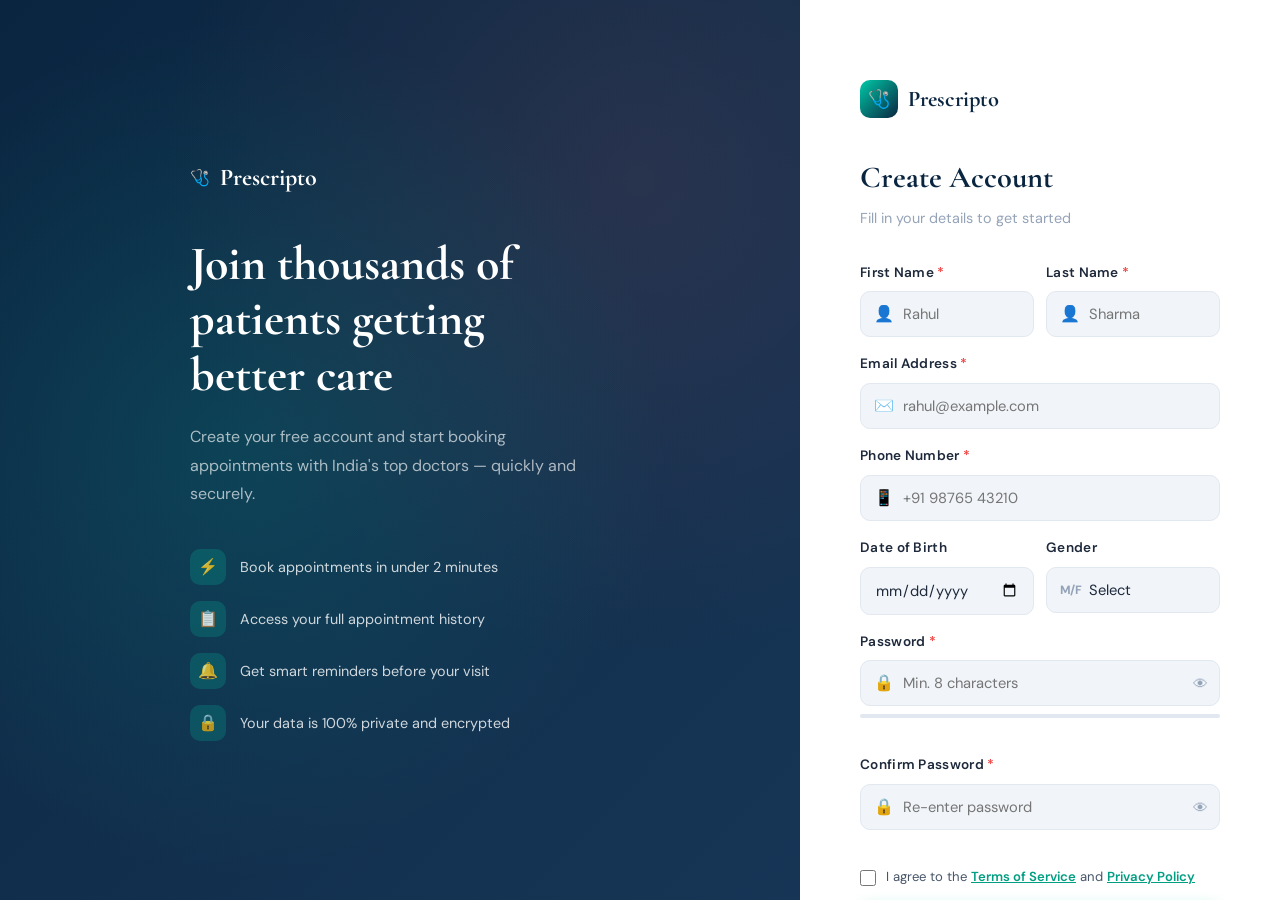
<file: templates/register.html>
<!DOCTYPE html>
<html lang="en">
<head>
<meta charset="UTF-8">
<meta name="viewport" content="width=device-width, initial-scale=1.0">
<title>Register — Prescripto</title>
<link rel="stylesheet" href="/static/css/style.css">
<style>
  html, body { height: 100%; }
  .auth-page { min-height: 100vh; }

  /* Fix icon vertical alignment for all input types */
  .input-wrap { position: relative; }
  .input-icon {
    position: absolute; left: 13px; top: 50%; transform: translateY(-50%);
    font-size: 15px; line-height: 1; pointer-events: none; z-index: 2;
    display: flex; align-items: center; height: 20px;
  }
  input[type="date"] { padding-left: 42px !important; cursor: pointer; }

  .auth-form-wrap .form-group { margin-bottom: 16px; }
  .auth-form-wrap h3 { margin-bottom: 4px; }

  /* Error states */
  .input-wrap input.error,
  .input-wrap select.error {
    border-color: #ef4444 !important;
    background: #fff5f5 !important;
  }
  .field-error {
    font-size: 0.75rem; color: #ef4444;
    margin-top: 5px; display: none;
  }
  .field-error.show { display: block; }
  .pw-match-hint { font-size: 0.75rem; margin-top: 5px; min-height: 16px; }
</style>
</head>
<body>

<div class="auth-page">

  <!-- LEFT PANEL -->
  <div class="auth-left">
    <div class="auth-left-content">
      <a href="/" style="margin-bottom:40px;display:flex;align-items:center;gap:10px;text-decoration:none;">
        <div class="logo-icon">🩺</div>
        <span style="font-family:'Cormorant Garamond',serif;font-size:1.5rem;font-weight:700;color:white;">Prescripto</span>
      </a>
      <h2>Join thousands of patients getting better care</h2>
      <p>Create your free account and start booking appointments with India's top doctors — quickly and securely.</p>
      <div class="auth-features">
        <div class="auth-feature-item">
          <div class="auth-feature-icon">⚡</div>
          <span>Book appointments in under 2 minutes</span>
        </div>
        <div class="auth-feature-item">
          <div class="auth-feature-icon">📋</div>
          <span>Access your full appointment history</span>
        </div>
        <div class="auth-feature-item">
          <div class="auth-feature-icon">🔔</div>
          <span>Get smart reminders before your visit</span>
        </div>
        <div class="auth-feature-item">
          <div class="auth-feature-icon">🔒</div>
          <span>Your data is 100% private and encrypted</span>
        </div>
      </div>
    </div>
  </div>

  <!-- RIGHT PANEL -->
  <div class="auth-right">
    <div class="auth-form-wrap" style="width:100%;max-width:360px;padding:20px 0;">

      <div class="form-logo">
        <div class="logo-icon">🩺</div>
        <span>Prescripto</span>
      </div>

      <h3>Create Account</h3>
      <p class="subtitle">Fill in your details to get started</p>

      <form method="POST" action="/register" id="registerForm" novalidate>

        <!-- First + Last Name -->
        <div style="display:grid;grid-template-columns:1fr 1fr;gap:12px;margin-bottom:16px;">
          <div class="form-group" style="margin-bottom:0;">
            <label for="first_name">First Name <span style="color:#ef4444;">*</span></label>
            <div class="input-wrap">
              <span class="input-icon">👤</span>
              <input type="text" id="first_name" name="first_name" placeholder="Rahul" autocomplete="given-name">
            </div>
            <div class="field-error" id="err-first_name">First name is required</div>
          </div>
          <div class="form-group" style="margin-bottom:0;">
            <label for="last_name">Last Name <span style="color:#ef4444;">*</span></label>
            <div class="input-wrap">
              <span class="input-icon">👤</span>
              <input type="text" id="last_name" name="last_name" placeholder="Sharma" autocomplete="family-name">
            </div>
            <div class="field-error" id="err-last_name">Last name is required</div>
          </div>
        </div>

        <!-- Email -->
        <div class="form-group">
          <label for="email">Email Address <span style="color:#ef4444;">*</span></label>
          <div class="input-wrap">
            <span class="input-icon">✉️</span>
            <input type="email" id="email" name="email" placeholder="rahul@example.com" autocomplete="email">
          </div>
          <div class="field-error" id="err-email">Enter a valid email address</div>
        </div>

        <!-- Phone -->
        <div class="form-group">
          <label for="phone">Phone Number <span style="color:#ef4444;">*</span></label>
          <div class="input-wrap">
            <span class="input-icon">📱</span>
            <input type="tel" id="phone" name="phone" placeholder="+91 98765 43210" autocomplete="tel">
          </div>
          <div class="field-error" id="err-phone">Enter a valid 10-digit phone number</div>
        </div>

        <!-- DOB + Gender -->
        <div style="display:grid;grid-template-columns:1fr 1fr;gap:12px;margin-bottom:16px;">
          <div class="form-group" style="margin-bottom:0;">
            <label for="dob">Date of Birth</label>
            <div class="input-wrap">
              <!-- No extra icon — browser's native date picker already shows a calendar icon -->
              <input type="date" id="dob" name="dob" autocomplete="bday" style="padding-left:14px !important;">
            </div>
          </div>
          <div class="form-group" style="margin-bottom:0;">
            <label for="gender">Gender</label>
            <div class="input-wrap">
              <span class="input-icon" style="font-size:12px;font-weight:800;color:#94a3b8;letter-spacing:-1px;">M/F</span>
              <select id="gender" name="gender">
                <option value="" disabled selected>Select</option>
                <option value="male">Male</option>
                <option value="female">Female</option>
                <option value="other">Other</option>
                <option value="prefer_not">Prefer not to say</option>
              </select>
            </div>
          </div>
        </div>

        <!-- Password -->
        <div class="form-group">
          <label for="password">Password <span style="color:#ef4444;">*</span></label>
          <div class="input-wrap">
            <span class="input-icon">🔒</span>
            <input type="password" id="password" name="password" placeholder="Min. 8 characters" autocomplete="new-password">
            <button type="button" id="togglePw"
              style="position:absolute;right:12px;top:50%;transform:translateY(-50%);background:none;border:none;cursor:pointer;font-size:15px;color:#94a3b8;padding:0;line-height:1;">
              👁
            </button>
          </div>
          <div style="margin-top:8px;height:4px;border-radius:4px;background:var(--gray-200);overflow:hidden;">
            <div id="strength-fill" style="height:100%;width:0;transition:all 0.3s;border-radius:4px;"></div>
          </div>
          <div id="strength-label" style="font-size:0.73rem;margin-top:4px;min-height:16px;color:var(--gray-400);"></div>
          <div class="field-error" id="err-password">Password must be at least 8 characters</div>
        </div>

        <!-- Confirm Password -->
        <div class="form-group">
          <label for="confirm_password">Confirm Password <span style="color:#ef4444;">*</span></label>
          <div class="input-wrap">
            <span class="input-icon">🔒</span>
            <input type="password" id="confirm_password" name="confirm_password" placeholder="Re-enter password" autocomplete="new-password">
            <button type="button" id="toggleCpw"
              style="position:absolute;right:12px;top:50%;transform:translateY(-50%);background:none;border:none;cursor:pointer;font-size:15px;color:#94a3b8;padding:0;line-height:1;">
              👁
            </button>
          </div>
          <div class="pw-match-hint" id="pw-match-hint"></div>
          <div class="field-error" id="err-confirm_password">Passwords do not match</div>
        </div>

        <!-- Terms -->
        <div style="display:flex;align-items:flex-start;gap:10px;margin-bottom:8px;">
          <input type="checkbox" id="terms" name="terms"
            style="width:16px;height:16px;margin-top:3px;accent-color:var(--teal);flex-shrink:0;cursor:pointer;">
          <label for="terms" style="font-size:0.82rem;color:var(--gray-600);cursor:pointer;line-height:1.5;">
            I agree to the
            <a href="#" style="color:var(--teal-dark);font-weight:600;">Terms of Service</a>
            and <a href="#" style="color:var(--teal-dark);font-weight:600;">Privacy Policy</a>
          </label>
        </div>
        <div class="field-error" id="err-terms" style="margin-bottom:12px;">Please accept the terms to continue</div>

        <button type="submit" class="btn-submit" id="submitBtn" style="margin-top:8px;">
          Create My Account →
        </button>

      </form>

      <div class="form-footer" style="margin-top:20px;">
        Already have an account? <a href="/login">Sign in →</a>
      </div>

    </div>
  </div>
</div>

<div class="toast-container" id="toastContainer"></div>
<script src="/static/js/script.js"></script>
<script>
  const pwInput   = document.getElementById('password');
  const fill      = document.getElementById('strength-fill');
  const strLabel  = document.getElementById('strength-label');
  const cpwInput  = document.getElementById('confirm_password');
  const matchHint = document.getElementById('pw-match-hint');

  /* ── Password strength ── */
  pwInput.addEventListener('input', function () {
    const val = this.value;
    let score = 0;
    if (val.length >= 8)           score++;
    if (/[A-Z]/.test(val))         score++;
    if (/[0-9]/.test(val))         score++;
    if (/[^A-Za-z0-9]/.test(val))  score++;

    const levels = [
      { color: '#ef4444', text: 'Weak',   width: '25%' },
      { color: '#f97316', text: 'Fair',   width: '50%' },
      { color: '#eab308', text: 'Good',   width: '75%' },
      { color: '#22c55e', text: 'Strong', width: '100%' },
    ];
    if (val.length === 0) { fill.style.width = '0'; strLabel.textContent = ''; return; }
    const lvl = levels[Math.max(0, score - 1)];
    fill.style.width      = lvl.width;
    fill.style.background = lvl.color;
    strLabel.textContent  = 'Strength: ' + lvl.text;
    strLabel.style.color  = lvl.color;
    updateMatchHint();
  });

  /* ── Confirm password live check ── */
  cpwInput.addEventListener('input', updateMatchHint);

  function updateMatchHint() {
    const pw  = pwInput.value;
    const cpw = cpwInput.value;
    if (!cpw) { matchHint.textContent = ''; return; }
    if (pw === cpw) {
      matchHint.textContent  = '✅ Passwords match';
      matchHint.style.color  = '#22c55e';
    } else {
      matchHint.textContent  = '❌ Passwords do not match';
      matchHint.style.color  = '#ef4444';
    }
  }

  /* ── Toggle password visibility ── */
  document.getElementById('togglePw').addEventListener('click', function () {
    const isPassword = pwInput.type === 'password';
    pwInput.type   = isPassword ? 'text' : 'password';
    this.textContent = isPassword ? '🙈' : '👁';
  });

  /* ── Toggle confirm password visibility ── */
  document.getElementById('toggleCpw').addEventListener('click', function () {
    const isPassword = cpwInput.type === 'password';
    cpwInput.type    = isPassword ? 'text' : 'password';
    this.textContent = isPassword ? '🙈' : '👁';
  });

  /* ── Client-side validation on submit ── */
  document.getElementById('registerForm').addEventListener('submit', function (e) {
    e.preventDefault();
    let valid = true;

    function setError(fieldId, hasError) {
      const errEl = document.getElementById('err-' + fieldId);
      const inpEl = document.getElementById(fieldId);
      if (errEl) errEl.classList.toggle('show', hasError);
      if (inpEl) inpEl.classList.toggle('error', hasError);
      if (hasError) valid = false;
    }

    // Reset all errors
    ['first_name','last_name','email','phone','password','confirm_password','terms'].forEach(id => setError(id, false));

    const firstName   = document.getElementById('first_name').value.trim();
    const lastName    = document.getElementById('last_name').value.trim();
    const email       = document.getElementById('email').value.trim();
    const phone       = document.getElementById('phone').value.trim();
    const password    = document.getElementById('password').value;
    const confirmPass = document.getElementById('confirm_password').value;
    const terms       = document.getElementById('terms').checked;

    if (!firstName)                              setError('first_name', true);
    if (!lastName)                               setError('last_name', true);
    if (!email || !/\S+@\S+\.\S+/.test(email))  setError('email', true);
    if (!phone || phone.replace(/\D/g,'').length < 10) setError('phone', true);
    if (!password || password.length < 8)        setError('password', true);
    if (!confirmPass || confirmPass !== password) setError('confirm_password', true);
    if (!terms)                                  setError('terms', true);

    if (!valid) {
      showToast('Please fix the errors highlighted above', 'error');
      const firstErr = document.querySelector('.field-error.show');
      if (firstErr) firstErr.scrollIntoView({ behavior: 'smooth', block: 'center' });
      // Make sure button is never stuck disabled
      const btn = document.getElementById('submitBtn');
      btn.textContent  = 'Create My Account →';
      btn.disabled     = false;
      btn.style.opacity = '1';
      return;
    }

    // Submit
    const btn = document.getElementById('submitBtn');
    btn.textContent = '⏳ Creating account...';
    btn.disabled    = true;
    btn.style.opacity = '0.8';
    this.submit();
  });
</script>
</body>
</html>
</file>
<file: static/css/style.css>
/* ================================================
   PRESCRIPTO — Design System
   Aesthetic: Luxury Medical / Modern Clinic
   Fonts: Cormorant Garamond + DM Sans
   Palette: Deep Navy + Teal + Warm Coral
================================================ */

@import url('https://fonts.googleapis.com/css2?family=Cormorant+Garamond:wght@400;500;600;700&family=DM+Sans:wght@300;400;500;600;700&display=swap');

/* ── VARIABLES ─────────────────────────────── */
:root {
  --navy:        #0a2540;
  --navy-light:  #143259;
  --teal:        #00c9a7;
  --teal-dark:   #009e82;
  --coral:       #ff6b6b;
  --coral-dark:  #e85555;
  --cream:       #f8fafb;
  --white:       #ffffff;
  --gray-100:    #f1f5f9;
  --gray-200:    #e2e8f0;
  --gray-400:    #94a3b8;
  --gray-600:    #475569;
  --gray-800:    #1e293b;
  --shadow-sm:   0 2px 8px rgba(10,37,64,0.08);
  --shadow-md:   0 8px 32px rgba(10,37,64,0.12);
  --shadow-lg:   0 20px 60px rgba(10,37,64,0.18);
  --radius:      14px;
  --radius-lg:   24px;
  --transition:  all 0.3s cubic-bezier(0.4,0,0.2,1);
}

/* ── RESET & BASE ───────────────────────────── */
*, *::before, *::after { box-sizing: border-box; margin: 0; padding: 0; }

html { scroll-behavior: smooth; }

body {
  font-family: 'DM Sans', sans-serif;
  background: var(--cream);
  color: var(--gray-800);
  line-height: 1.6;
  overflow-x: hidden;
}

/* ── NAVBAR ─────────────────────────────────── */
.navbar {
  position: fixed; top: 0; left: 0; right: 0; z-index: 1000;
  display: flex; align-items: center; justify-content: space-between;
  padding: 0 5%;
  height: 72px;
  background: rgba(255,255,255,0.92);
  backdrop-filter: blur(20px);
  border-bottom: 1px solid rgba(10,37,64,0.06);
  box-shadow: var(--shadow-sm);
  transition: var(--transition);
}

.navbar.scrolled { box-shadow: var(--shadow-md); }

.nav-brand {
  display: flex; align-items: center; gap: 10px;
  text-decoration: none;
}
.nav-brand .logo-icon {
  width: 38px; height: 38px; border-radius: 10px;
  background: linear-gradient(135deg, var(--teal), var(--navy));
  display: grid; place-items: center;
  font-size: 18px; color: white;
}
.nav-brand span {
  font-family: 'Cormorant Garamond', serif;
  font-size: 1.5rem; font-weight: 700;
  color: var(--navy);
  letter-spacing: -0.5px;
}

.nav-links {
  display: flex; align-items: center; gap: 8px;
  list-style: none;
}
.nav-links a {
  text-decoration: none; color: var(--gray-600);
  font-size: 0.9rem; font-weight: 500;
  padding: 8px 16px; border-radius: 8px;
  transition: var(--transition);
}
.nav-links a:hover { color: var(--navy); background: var(--gray-100); }
.nav-links .btn-nav {
  background: var(--navy); color: white !important;
  padding: 8px 20px; border-radius: 8px;
}
.nav-links .btn-nav:hover { background: var(--navy-light) !important; }

/* ── HERO ───────────────────────────────────── */
.hero {
  min-height: 100vh;
  display: flex; align-items: center;
  padding: 120px 5% 80px;
  background: linear-gradient(135deg, var(--navy) 0%, #1a3a5c 50%, #0d4f6b 100%);
  position: relative; overflow: hidden;
}

.hero::before {
  content: '';
  position: absolute; inset: 0;
  background: url("data:image/svg+xml,%3Csvg width='60' height='60' viewBox='0 0 60 60' xmlns='http://www.w3.org/2000/svg'%3E%3Cg fill='none' fill-rule='evenodd'%3E%3Cg fill='%23ffffff' fill-opacity='0.03'%3E%3Ccircle cx='30' cy='30' r='2'/%3E%3C/g%3E%3C/g%3E%3C/svg%3E");
}

.hero-blob {
  position: absolute; border-radius: 50%;
  filter: blur(80px); opacity: 0.15;
  animation: float 8s ease-in-out infinite;
}
.hero-blob-1 { width: 500px; height: 500px; background: var(--teal); top: -100px; right: -100px; }
.hero-blob-2 { width: 300px; height: 300px; background: var(--coral); bottom: -50px; left: 10%; animation-delay: -4s; }

@keyframes float { 0%,100%{transform:translateY(0)} 50%{transform:translateY(-30px)} }

.hero-content { position: relative; z-index: 2; max-width: 650px; }

.hero-badge {
  display: inline-flex; align-items: center; gap: 8px;
  background: rgba(0,201,167,0.15); border: 1px solid rgba(0,201,167,0.3);
  color: var(--teal); font-size: 0.82rem; font-weight: 600;
  padding: 6px 14px; border-radius: 20px; margin-bottom: 24px;
  letter-spacing: 0.5px; text-transform: uppercase;
}
.hero-badge::before { content: '●'; font-size: 8px; animation: pulse 2s infinite; }
@keyframes pulse { 0%,100%{opacity:1} 50%{opacity:0.3} }

.hero h1 {
  font-family: 'Cormorant Garamond', serif;
  font-size: clamp(2.8rem, 6vw, 4.5rem);
  font-weight: 700; line-height: 1.1;
  color: white; margin-bottom: 20px; letter-spacing: -1px;
}
.hero h1 em { font-style: normal; color: var(--teal); }

.hero p {
  font-size: 1.1rem; color: rgba(255,255,255,0.7);
  max-width: 500px; margin-bottom: 40px; line-height: 1.8;
}

.hero-actions { display: flex; gap: 16px; flex-wrap: wrap; }

.btn-primary {
  display: inline-flex; align-items: center; gap: 8px;
  background: linear-gradient(135deg, var(--teal), var(--teal-dark));
  color: white; text-decoration: none;
  padding: 14px 28px; border-radius: var(--radius);
  font-weight: 600; font-size: 0.95rem;
  box-shadow: 0 8px 24px rgba(0,201,167,0.35);
  transition: var(--transition); border: none; cursor: pointer;
}
.btn-primary:hover { transform: translateY(-2px); box-shadow: 0 12px 32px rgba(0,201,167,0.45); }

.btn-outline {
  display: inline-flex; align-items: center; gap: 8px;
  background: transparent;
  color: white; text-decoration: none;
  padding: 14px 28px; border-radius: var(--radius);
  font-weight: 600; font-size: 0.95rem;
  border: 1px solid rgba(255,255,255,0.3);
  transition: var(--transition);
}
.btn-outline:hover { background: rgba(255,255,255,0.1); border-color: rgba(255,255,255,0.5); }

.hero-stats {
  display: flex; gap: 40px; margin-top: 56px;
  padding-top: 40px;
  border-top: 1px solid rgba(255,255,255,0.1);
}
.stat-item { text-align: left; }
.stat-number {
  font-family: 'Cormorant Garamond', serif;
  font-size: 2.2rem; font-weight: 700; color: white; display: block;
}
.stat-label { font-size: 0.82rem; color: rgba(255,255,255,0.5); font-weight: 500; }

/* ── SECTION STYLES ─────────────────────────── */
.section { padding: 100px 5%; }
.section-alt { background: var(--white); }

.section-header { text-align: center; margin-bottom: 64px; }
.section-tag {
  display: inline-block;
  background: rgba(0,201,167,0.1); color: var(--teal-dark);
  font-size: 0.8rem; font-weight: 700; letter-spacing: 1.5px;
  text-transform: uppercase; padding: 6px 16px; border-radius: 20px;
  margin-bottom: 16px;
}
.section-header h2 {
  font-family: 'Cormorant Garamond', serif;
  font-size: clamp(2rem, 4vw, 3rem);
  color: var(--navy); font-weight: 700; letter-spacing: -0.5px; line-height: 1.2;
}
.section-header p {
  color: var(--gray-600); font-size: 1.05rem;
  max-width: 520px; margin: 12px auto 0; line-height: 1.8;
}

/* ── FEATURES GRID ──────────────────────────── */
.features-grid {
  display: grid;
  grid-template-columns: repeat(auto-fit, minmax(260px, 1fr));
  gap: 24px;
}
.feature-card {
  background: white; border-radius: var(--radius-lg);
  padding: 36px 28px;
  border: 1px solid var(--gray-200);
  box-shadow: var(--shadow-sm);
  transition: var(--transition);
  position: relative; overflow: hidden;
}
.feature-card::before {
  content: '';
  position: absolute; top: 0; left: 0; right: 0; height: 3px;
  background: linear-gradient(90deg, var(--teal), var(--navy));
  transform: scaleX(0); transform-origin: left;
  transition: var(--transition);
}
.feature-card:hover { transform: translateY(-6px); box-shadow: var(--shadow-md); }
.feature-card:hover::before { transform: scaleX(1); }

.feature-icon {
  width: 56px; height: 56px; border-radius: 14px;
  background: linear-gradient(135deg, rgba(0,201,167,0.12), rgba(10,37,64,0.06));
  display: grid; place-items: center; margin-bottom: 20px;
  font-size: 24px;
}
.feature-card h3 {
  font-family: 'Cormorant Garamond', serif;
  font-size: 1.3rem; font-weight: 700; color: var(--navy); margin-bottom: 10px;
}
.feature-card p { color: var(--gray-600); font-size: 0.92rem; line-height: 1.7; }

/* ── DOCTOR CARDS ───────────────────────────── */
.doctors-grid {
  display: grid;
  grid-template-columns: repeat(auto-fit, minmax(280px, 1fr));
  gap: 28px;
}
.doctor-card {
  background: white; border-radius: var(--radius-lg);
  overflow: hidden;
  border: 1px solid var(--gray-200);
  box-shadow: var(--shadow-sm);
  transition: var(--transition);
}
.doctor-card:hover { transform: translateY(-8px); box-shadow: var(--shadow-lg); }

.doctor-card-header {
  background: linear-gradient(135deg, var(--navy), var(--navy-light));
  padding: 32px 24px 24px;
  text-align: center; position: relative;
}
.doctor-avatar {
  width: 90px; height: 90px; border-radius: 50%;
  border: 4px solid rgba(255,255,255,0.2);
  background: linear-gradient(135deg, rgba(0,201,167,0.3), rgba(255,255,255,0.1));
  display: flex; align-items: center; justify-content: center;
  font-size: 36px; margin: 0 auto 14px;
}
.doctor-name {
  font-family: 'Cormorant Garamond', serif;
  color: white; font-size: 1.25rem; font-weight: 700; margin-bottom: 4px;
}
.doctor-specialty {
  color: var(--teal); font-size: 0.82rem; font-weight: 600;
  text-transform: uppercase; letter-spacing: 1px;
}

.doctor-card-body { padding: 24px; }
.doctor-meta {
  display: flex; gap: 16px; margin-bottom: 20px;
}
.meta-item {
  flex: 1; text-align: center; padding: 12px 8px;
  background: var(--gray-100); border-radius: 10px;
}
.meta-value { font-weight: 700; color: var(--navy); font-size: 1rem; display: block; }
.meta-label { font-size: 0.75rem; color: var(--gray-400); margin-top: 2px; }

.doctor-tags { display: flex; gap: 8px; flex-wrap: wrap; margin-bottom: 20px; }
.tag {
  background: rgba(0,201,167,0.1); color: var(--teal-dark);
  font-size: 0.75rem; font-weight: 600; padding: 4px 12px; border-radius: 20px;
}

.btn-book {
  display: block; text-align: center;
  background: linear-gradient(135deg, var(--navy), var(--navy-light));
  color: white; text-decoration: none; padding: 12px;
  border-radius: 10px; font-weight: 600; font-size: 0.9rem;
  transition: var(--transition); border: none; cursor: pointer; width: 100%;
}
.btn-book:hover { background: linear-gradient(135deg, var(--teal-dark), var(--teal)); }

/* ── SEARCH / FILTER BAR ────────────────────── */
.search-bar {
  display: flex; gap: 12px; align-items: center;
  background: white; border-radius: var(--radius);
  padding: 8px 8px 8px 20px;
  box-shadow: var(--shadow-md); margin-bottom: 48px;
  border: 1px solid var(--gray-200);
  flex-wrap: wrap;
}
.search-bar input {
  flex: 1; border: none; outline: none;
  font-family: 'DM Sans', sans-serif; font-size: 0.95rem; color: var(--gray-800);
  background: transparent; min-width: 200px;
}
.search-bar input::placeholder { color: var(--gray-400); }

.filter-chip {
  padding: 8px 16px; border-radius: 8px;
  border: 1px solid var(--gray-200); background: var(--gray-100);
  color: var(--gray-600); font-size: 0.85rem; font-weight: 500;
  cursor: pointer; transition: var(--transition);
}
.filter-chip:hover, .filter-chip.active {
  background: var(--navy); color: white; border-color: var(--navy);
}
.search-btn {
  background: var(--navy); color: white; border: none;
  padding: 10px 20px; border-radius: 10px; font-weight: 600;
  cursor: pointer; transition: var(--transition); font-family: 'DM Sans', sans-serif;
}
.search-btn:hover { background: var(--teal-dark); }

/* ── AUTH PAGES ─────────────────────────────── */
.auth-page {
  min-height: 100vh; display: flex;
  background: linear-gradient(135deg, var(--navy) 0%, #1a3a5c 100%);
}
.auth-left {
  flex: 1; display: flex; align-items: center; justify-content: center;
  padding: 60px 5%; position: relative; overflow: hidden;
}
.auth-left::before {
  content: '';
  position: absolute; inset: 0;
  background: radial-gradient(circle at 30% 50%, rgba(0,201,167,0.15) 0%, transparent 60%),
              radial-gradient(circle at 80% 20%, rgba(255,107,107,0.1) 0%, transparent 50%);
}
.auth-left-content { position: relative; z-index: 2; max-width: 420px; }
.auth-left h2 {
  font-family: 'Cormorant Garamond', serif;
  font-size: 3rem; color: white; font-weight: 700;
  line-height: 1.15; margin-bottom: 20px;
}
.auth-left p { color: rgba(255,255,255,0.65); line-height: 1.8; font-size: 1rem; }

.auth-features { margin-top: 40px; display: flex; flex-direction: column; gap: 16px; }
.auth-feature-item {
  display: flex; align-items: center; gap: 14px;
  color: rgba(255,255,255,0.8); font-size: 0.9rem;
}
.auth-feature-icon {
  width: 36px; height: 36px; border-radius: 10px;
  background: rgba(0,201,167,0.2);
  display: grid; place-items: center; font-size: 16px; flex-shrink: 0;
}

.auth-right {
  width: min(480px, 45%); min-width: 340px;
  background: white; display: flex; align-items: flex-start; justify-content: center;
  padding: 60px 48px;
  overflow-y: auto;
  max-height: 100vh;
}

/* Fix form-group margin inside grid rows */
.form-row .form-group { margin-bottom: 0; }

.auth-form-wrap { width: 100%; max-width: 360px; }
.auth-form-wrap .form-logo {
  display: flex; align-items: center; gap: 10px; margin-bottom: 36px;
}
.auth-form-wrap .form-logo .logo-icon {
  width: 38px; height: 38px; border-radius: 10px;
  background: linear-gradient(135deg, var(--teal), var(--navy));
  display: grid; place-items: center; font-size: 18px; color: white;
}
.auth-form-wrap .form-logo span {
  font-family: 'Cormorant Garamond', serif;
  font-size: 1.4rem; font-weight: 700; color: var(--navy);
}

.auth-form-wrap h3 {
  font-family: 'Cormorant Garamond', serif;
  font-size: 1.9rem; color: var(--navy); font-weight: 700; margin-bottom: 6px;
}
.auth-form-wrap .subtitle { color: var(--gray-400); font-size: 0.9rem; margin-bottom: 32px; }

/* ── FORM ELEMENTS ──────────────────────────── */
.form-group { margin-bottom: 20px; }
.form-group label {
  display: block; font-weight: 600; font-size: 0.85rem;
  color: var(--gray-800); margin-bottom: 8px; letter-spacing: 0.3px;
}
.form-group .input-wrap { position: relative; }
.form-group .input-icon {
  position: absolute; left: 14px; top: 50%; transform: translateY(-50%);
  color: var(--gray-400); font-size: 16px; pointer-events: none;
}
.form-group input,
.form-group select,
.form-group textarea {
  width: 100%; padding: 12px 14px 12px 42px;
  border: 1.5px solid var(--gray-200);
  border-radius: 10px; outline: none;
  font-family: 'DM Sans', sans-serif; font-size: 0.92rem; color: var(--gray-800);
  background: var(--gray-100); transition: var(--transition);
}
/* Ensure select inside a narrow grid column also gets icon padding */
.input-wrap select { padding-left: 42px; -webkit-appearance: none; appearance: none; }
.form-group input:focus,
.form-group select:focus,
.form-group textarea:focus {
  border-color: var(--teal); background: white;
  box-shadow: 0 0 0 4px rgba(0,201,167,0.1);
}
.form-group textarea { padding-left: 14px; resize: vertical; min-height: 100px; }
.form-group select { padding-left: 42px; cursor: pointer; }
.form-group input[type="date"] { cursor: pointer; }

/* no-icon inputs */
.form-group input.no-icon,
.form-group select.no-icon { padding-left: 14px; }

.form-divider {
  display: flex; align-items: center; gap: 12px;
  margin: 24px 0; color: var(--gray-400); font-size: 0.85rem;
}
.form-divider::before, .form-divider::after {
  content: ''; flex: 1; height: 1px; background: var(--gray-200);
}

.btn-submit {
  width: 100%; padding: 14px;
  background: linear-gradient(135deg, var(--teal), var(--teal-dark));
  color: white; border: none; border-radius: 10px;
  font-family: 'DM Sans', sans-serif; font-weight: 700; font-size: 0.95rem;
  cursor: pointer; transition: var(--transition);
  box-shadow: 0 4px 16px rgba(0,201,167,0.3);
}
.btn-submit:hover { transform: translateY(-2px); box-shadow: 0 8px 24px rgba(0,201,167,0.4); }

.form-footer { text-align: center; margin-top: 24px; font-size: 0.88rem; color: var(--gray-600); }
.form-footer a { color: var(--teal-dark); font-weight: 600; text-decoration: none; }
.form-footer a:hover { text-decoration: underline; }

/* ── APPOINTMENT PAGE ───────────────────────── */
.appointment-page {
  min-height: 100vh; padding-top: 72px;
  background: linear-gradient(180deg, var(--navy) 0%, #1a3a5c 40%, var(--cream) 40%);
}
.appointment-hero {
  text-align: center; padding: 60px 5% 120px;
  position: relative;
}
.appointment-hero h1 {
  font-family: 'Cormorant Garamond', serif;
  font-size: clamp(2.2rem,5vw,3.5rem);
  color: white; font-weight: 700; margin-bottom: 12px;
}
.appointment-hero p { color: rgba(255,255,255,0.6); font-size: 1rem; }

.appointment-container {
  max-width: 920px; margin: 0 auto;
  padding: 0 5% 80px;
  position: relative; top: -60px;
}
.appointment-card {
  background: white; border-radius: var(--radius-lg);
  box-shadow: var(--shadow-lg);
  overflow: hidden; border: 1px solid var(--gray-200);
}

.steps-header {
  padding: 28px 36px;
  background: var(--gray-100);
  border-bottom: 1px solid var(--gray-200);
  display: flex; gap: 0; align-items: center;
}
.step-indicator {
  display: flex; align-items: center; gap: 12px; flex: 1;
}
.step-dot {
  width: 32px; height: 32px; border-radius: 50%;
  background: var(--gray-200); color: var(--gray-400);
  display: grid; place-items: center; font-weight: 700; font-size: 0.85rem;
  flex-shrink: 0; transition: var(--transition);
}
.step-dot.active { background: var(--navy); color: white; }
.step-dot.done { background: var(--teal); color: white; }
.step-label { font-size: 0.82rem; font-weight: 600; color: var(--gray-400); }
.step-label.active { color: var(--navy); }
.step-connector {
  flex: 1; height: 2px; background: var(--gray-200); margin: 0 8px;
  max-width: 60px;
}

.form-section { padding: 36px; }
.form-section h4 {
  font-family: 'Cormorant Garamond', serif;
  font-size: 1.5rem; color: var(--navy); font-weight: 700; margin-bottom: 24px;
}

.form-row { display: grid; grid-template-columns: 1fr 1fr; gap: 16px; }
.form-row .form-group { margin-bottom: 0; }

.time-slots {
  display: grid; grid-template-columns: repeat(auto-fill, minmax(100px, 1fr)); gap: 10px;
  margin-top: 8px;
}
.time-slot {
  padding: 10px 8px; text-align: center; border-radius: 8px;
  border: 1.5px solid var(--gray-200); background: white;
  font-size: 0.85rem; font-weight: 600; color: var(--gray-600);
  cursor: pointer; transition: var(--transition);
}
.time-slot:hover { border-color: var(--teal); color: var(--teal-dark); }
.time-slot.selected { background: var(--teal); border-color: var(--teal); color: white; }
.time-slot.unavailable { background: var(--gray-100); color: var(--gray-400); cursor: not-allowed; opacity: 0.6; }

.summary-box {
  background: var(--gray-100); border-radius: var(--radius);
  padding: 24px; margin-bottom: 24px;
}
.summary-row {
  display: flex; justify-content: space-between; align-items: center;
  padding: 10px 0; border-bottom: 1px solid var(--gray-200);
  font-size: 0.9rem;
}
.summary-row:last-child { border-bottom: none; }
.summary-row .label { color: var(--gray-500); }
.summary-row .value { font-weight: 600; color: var(--navy); }

/* ── FOOTER ─────────────────────────────────── */
.footer {
  background: var(--navy);
  padding: 64px 5% 32px;
}
.footer-grid {
  display: grid; grid-template-columns: 2fr 1fr 1fr 1fr;
  gap: 40px; margin-bottom: 48px;
}
.footer-brand p { color: rgba(255,255,255,0.5); font-size: 0.9rem; line-height: 1.8; margin-top: 12px; max-width: 280px; }
.footer-col h5 {
  color: white; font-weight: 700; font-size: 0.88rem;
  text-transform: uppercase; letter-spacing: 1px; margin-bottom: 16px;
}
.footer-col ul { list-style: none; display: flex; flex-direction: column; gap: 10px; }
.footer-col ul a { color: rgba(255,255,255,0.5); text-decoration: none; font-size: 0.9rem; transition: var(--transition); }
.footer-col ul a:hover { color: var(--teal); }
.footer-bottom {
  padding-top: 24px; border-top: 1px solid rgba(255,255,255,0.08);
  display: flex; justify-content: space-between; align-items: center; flex-wrap: gap;
  color: rgba(255,255,255,0.35); font-size: 0.82rem;
}

/* ── TOAST NOTIFICATIONS ────────────────────── */
.toast-container { position: fixed; top: 88px; right: 20px; z-index: 9999; display: flex; flex-direction: column; gap: 10px; }
.toast {
  background: white; border-radius: 12px; padding: 14px 20px;
  box-shadow: var(--shadow-lg); border-left: 4px solid var(--teal);
  display: flex; align-items: center; gap: 12px;
  animation: slideIn 0.3s ease; max-width: 320px;
}
.toast.success { border-left-color: var(--teal); }
.toast.error { border-left-color: var(--coral); }
.toast-icon { font-size: 18px; }
.toast-text { font-size: 0.88rem; color: var(--gray-800); font-weight: 500; }
@keyframes slideIn { from{transform:translateX(100%);opacity:0} to{transform:translateX(0);opacity:1} }

/* ── ANIMATIONS ─────────────────────────────── */
.fade-up { opacity: 0; transform: translateY(30px); transition: opacity 0.6s ease, transform 0.6s ease; }
.fade-up.visible { opacity: 1; transform: translateY(0); }
.fade-up:nth-child(2) { transition-delay: 0.1s; }
.fade-up:nth-child(3) { transition-delay: 0.2s; }
.fade-up:nth-child(4) { transition-delay: 0.3s; }

/* ── RESPONSIVE ─────────────────────────────── */
@media (max-width: 900px) {
  .auth-left { display: none; }
  .auth-right { width: 100%; min-width: unset; padding: 60px 32px; }
  .footer-grid { grid-template-columns: 1fr 1fr; }
  .form-row { grid-template-columns: 1fr; }
  .hero-stats { flex-wrap: wrap; gap: 24px; }
}
@media (max-width: 600px) {
  .navbar { padding: 0 4%; }
  .nav-links { display: none; }
  .hero { padding: 100px 4% 60px; }
  .section { padding: 64px 4%; }
  .footer-grid { grid-template-columns: 1fr; }
  .appointment-container { padding: 0 4% 60px; }
  .form-section { padding: 24px 20px; }
  .steps-header { padding: 20px 20px; }
}
</file>
